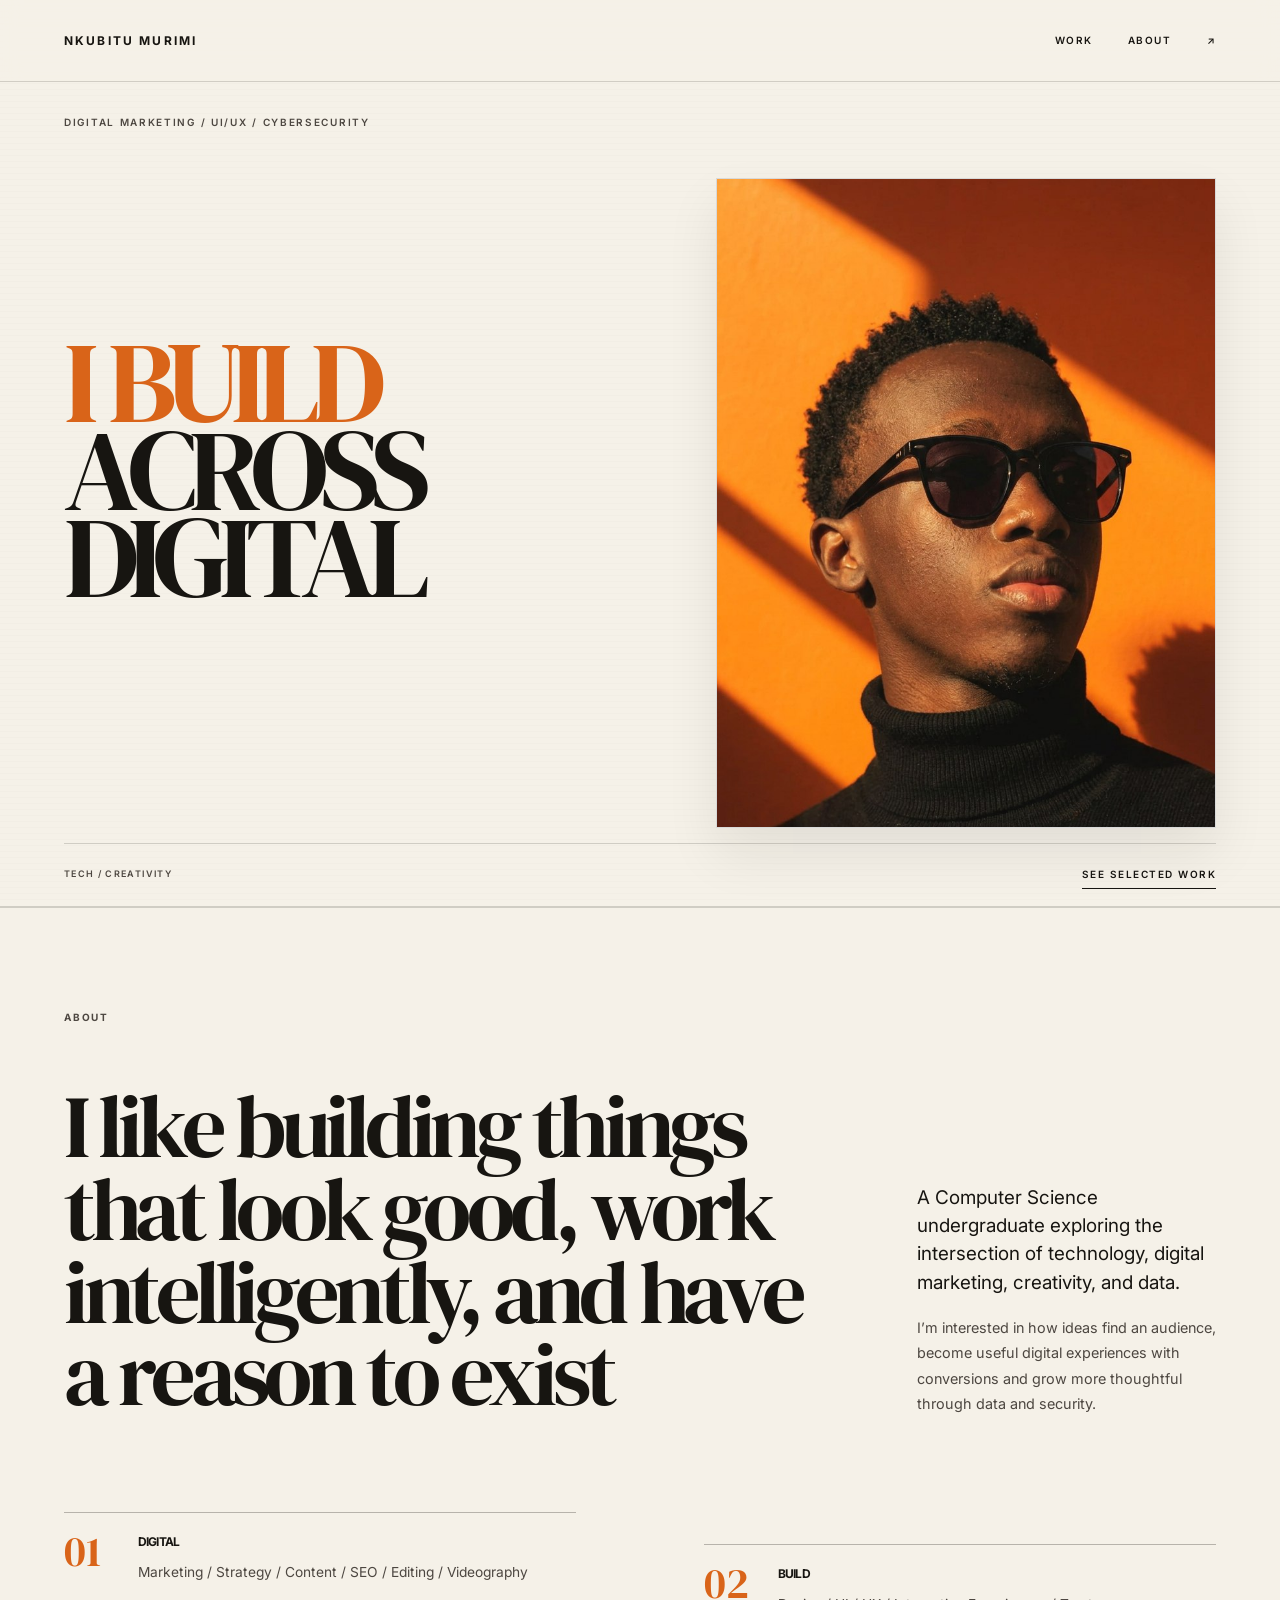
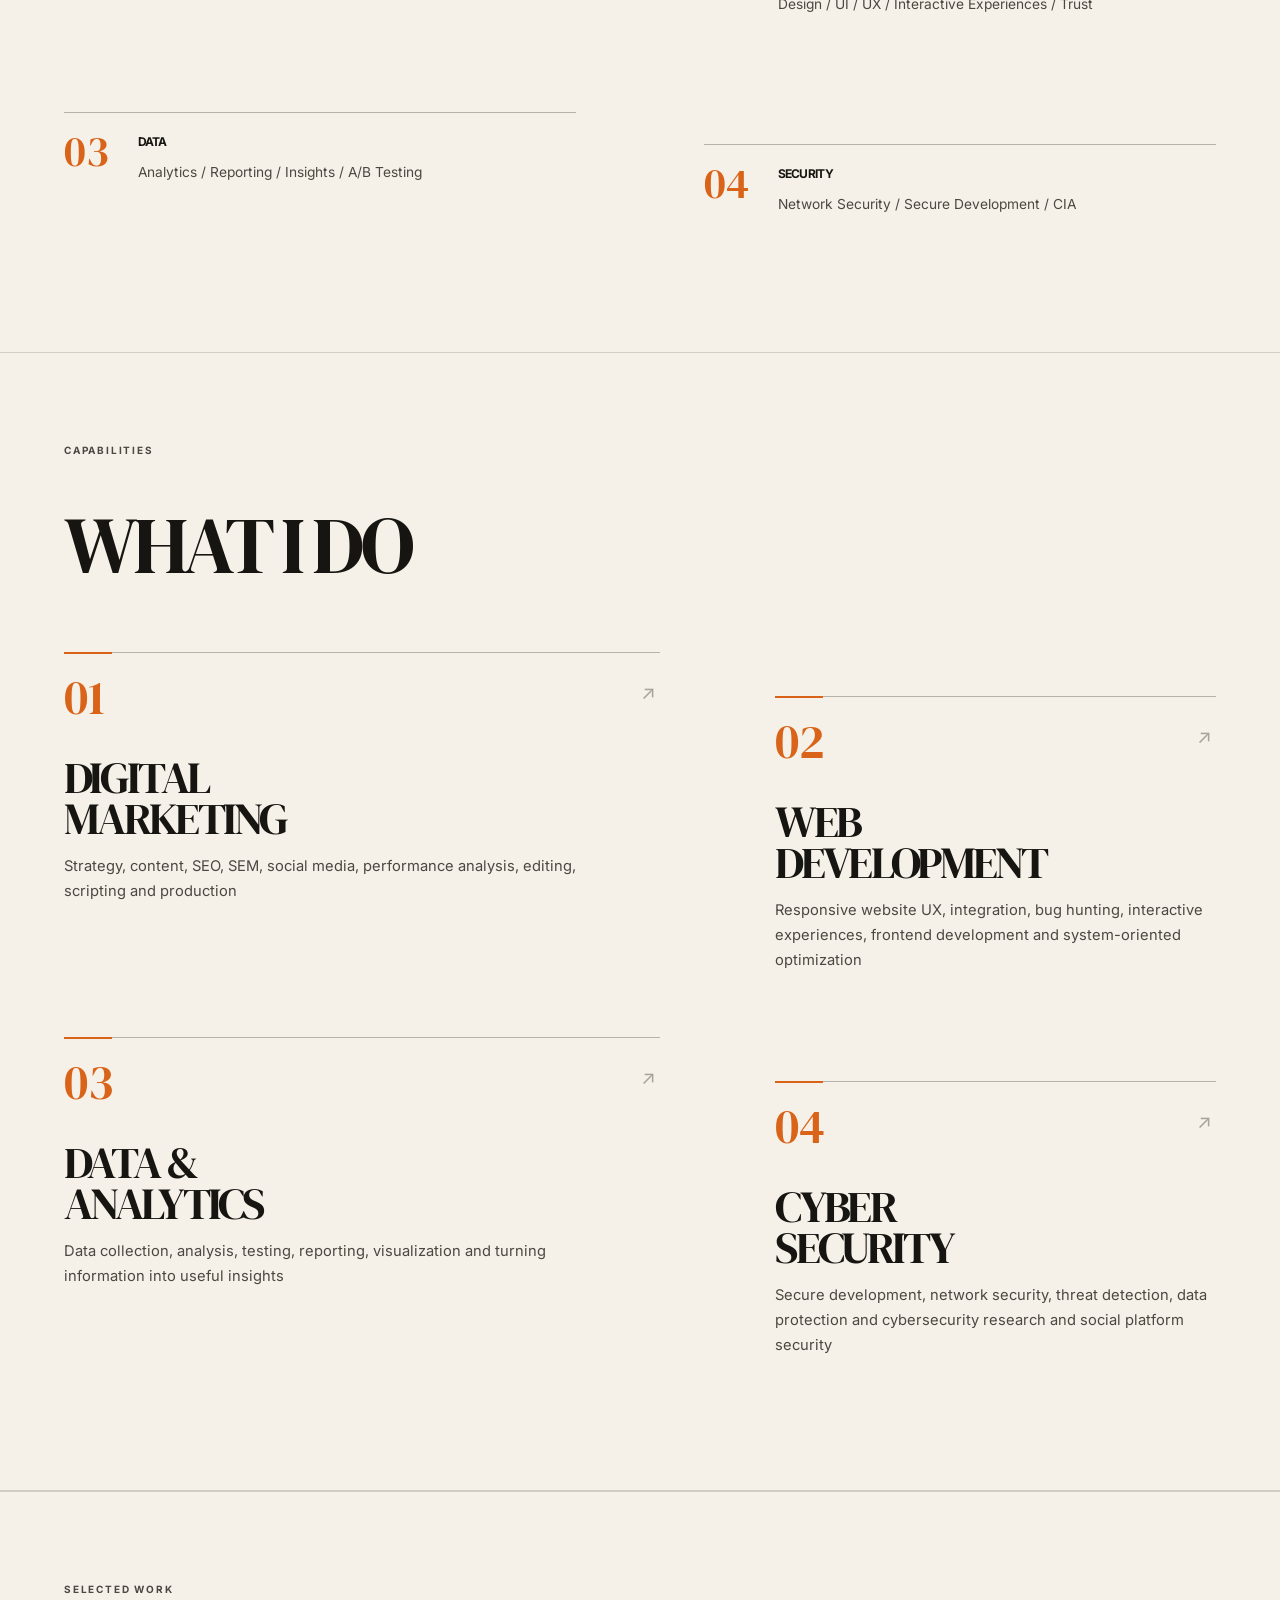
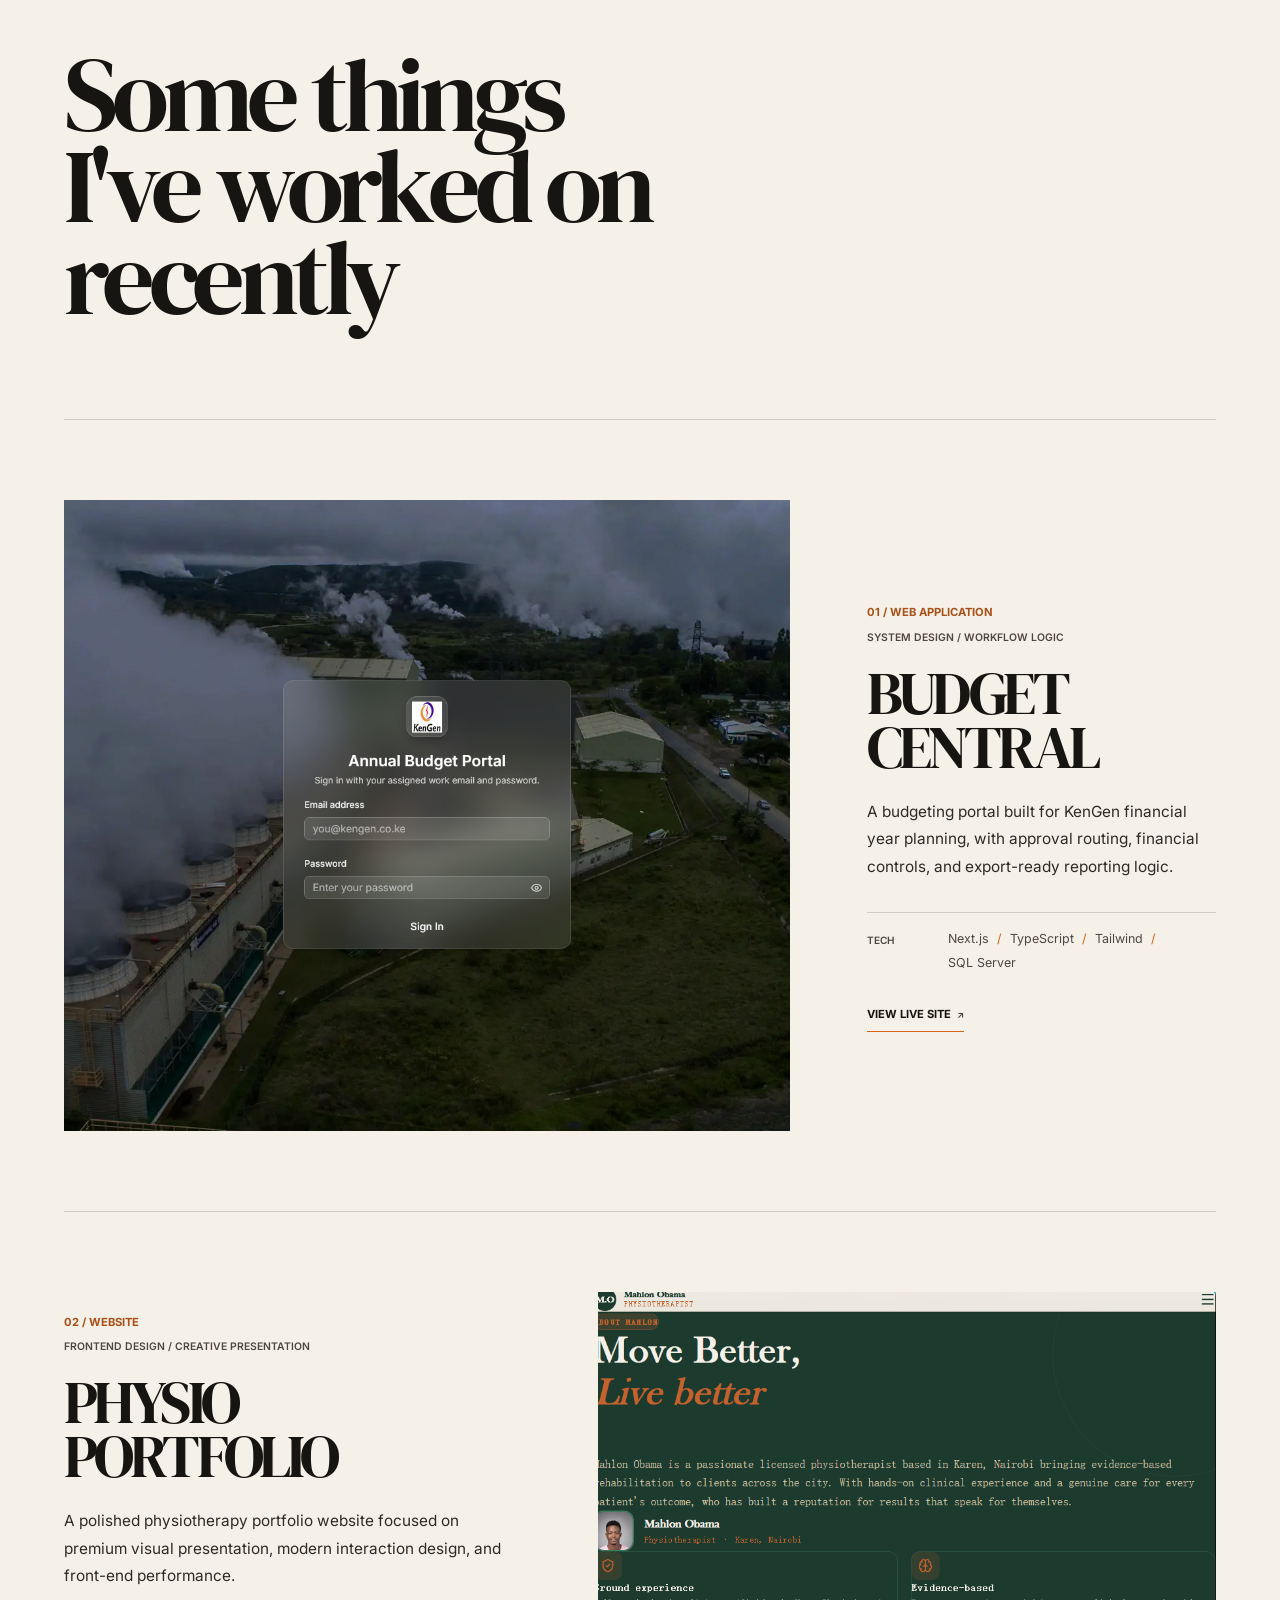
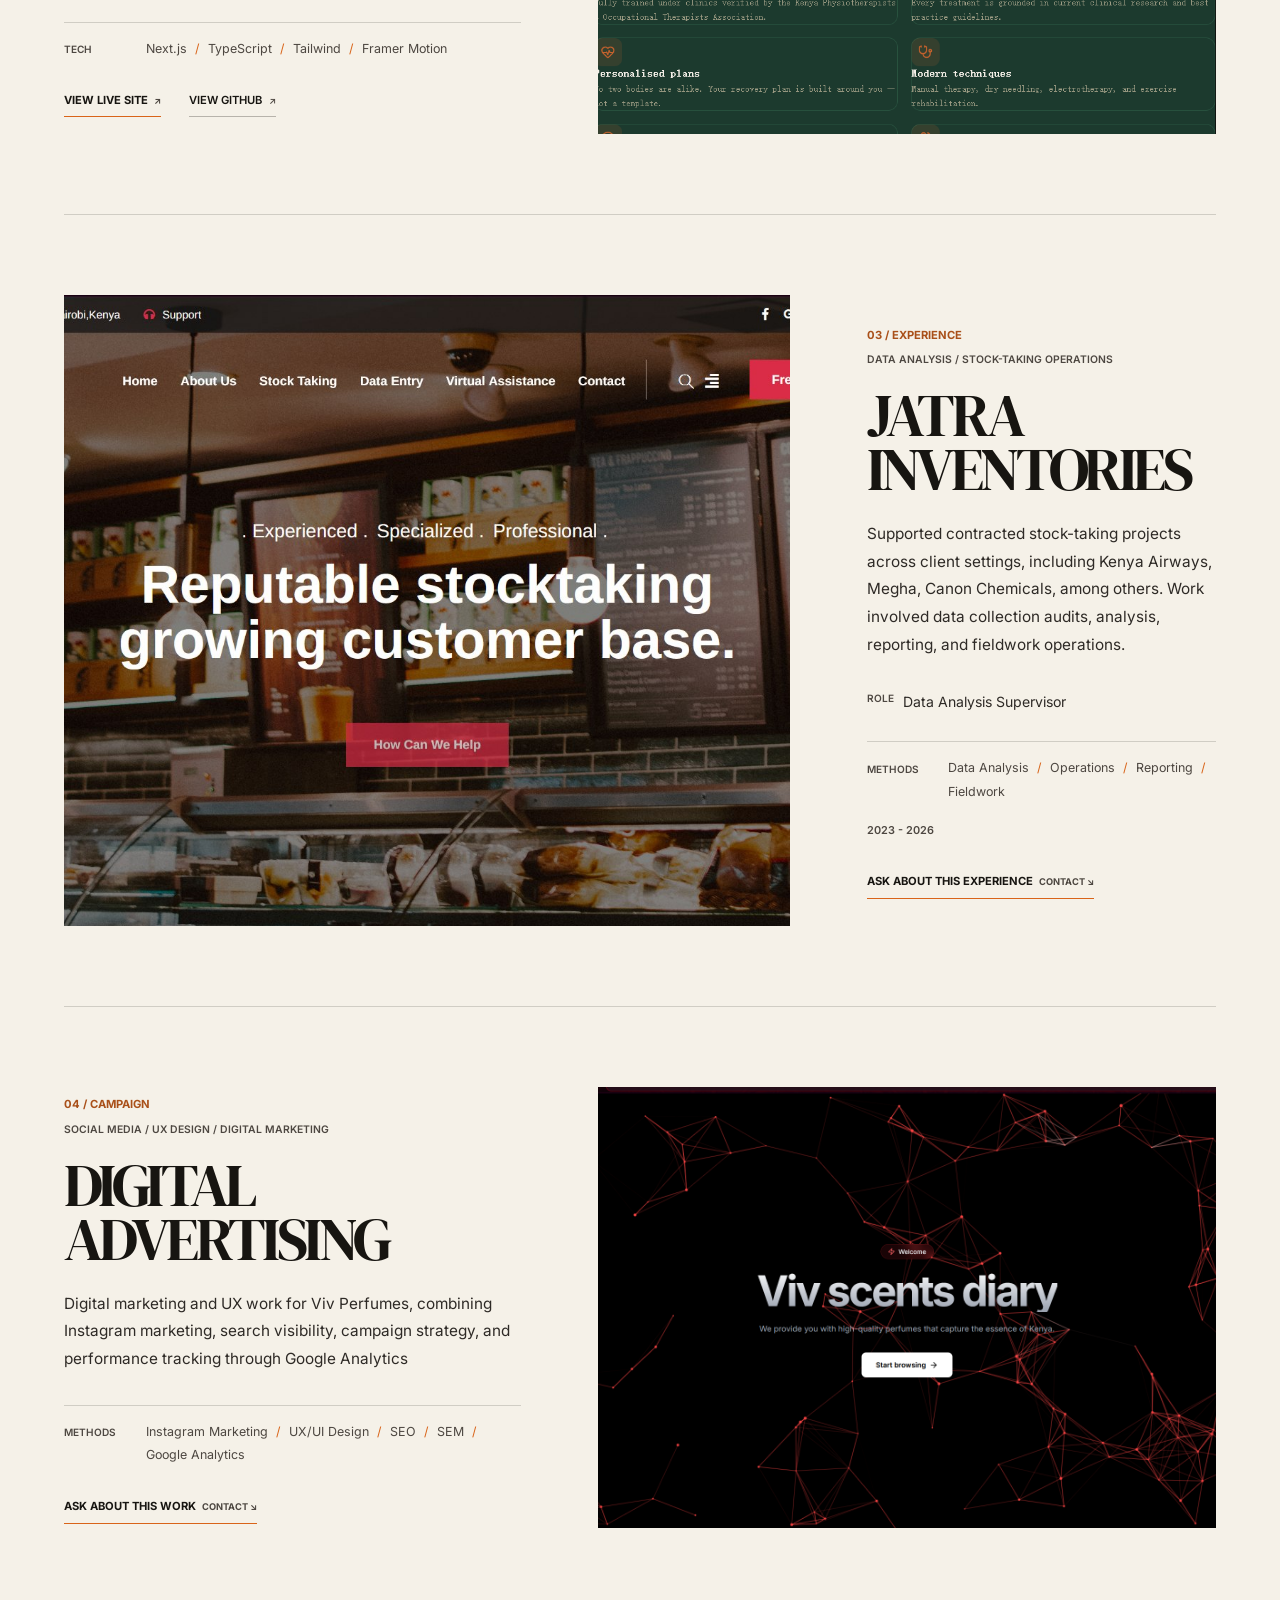
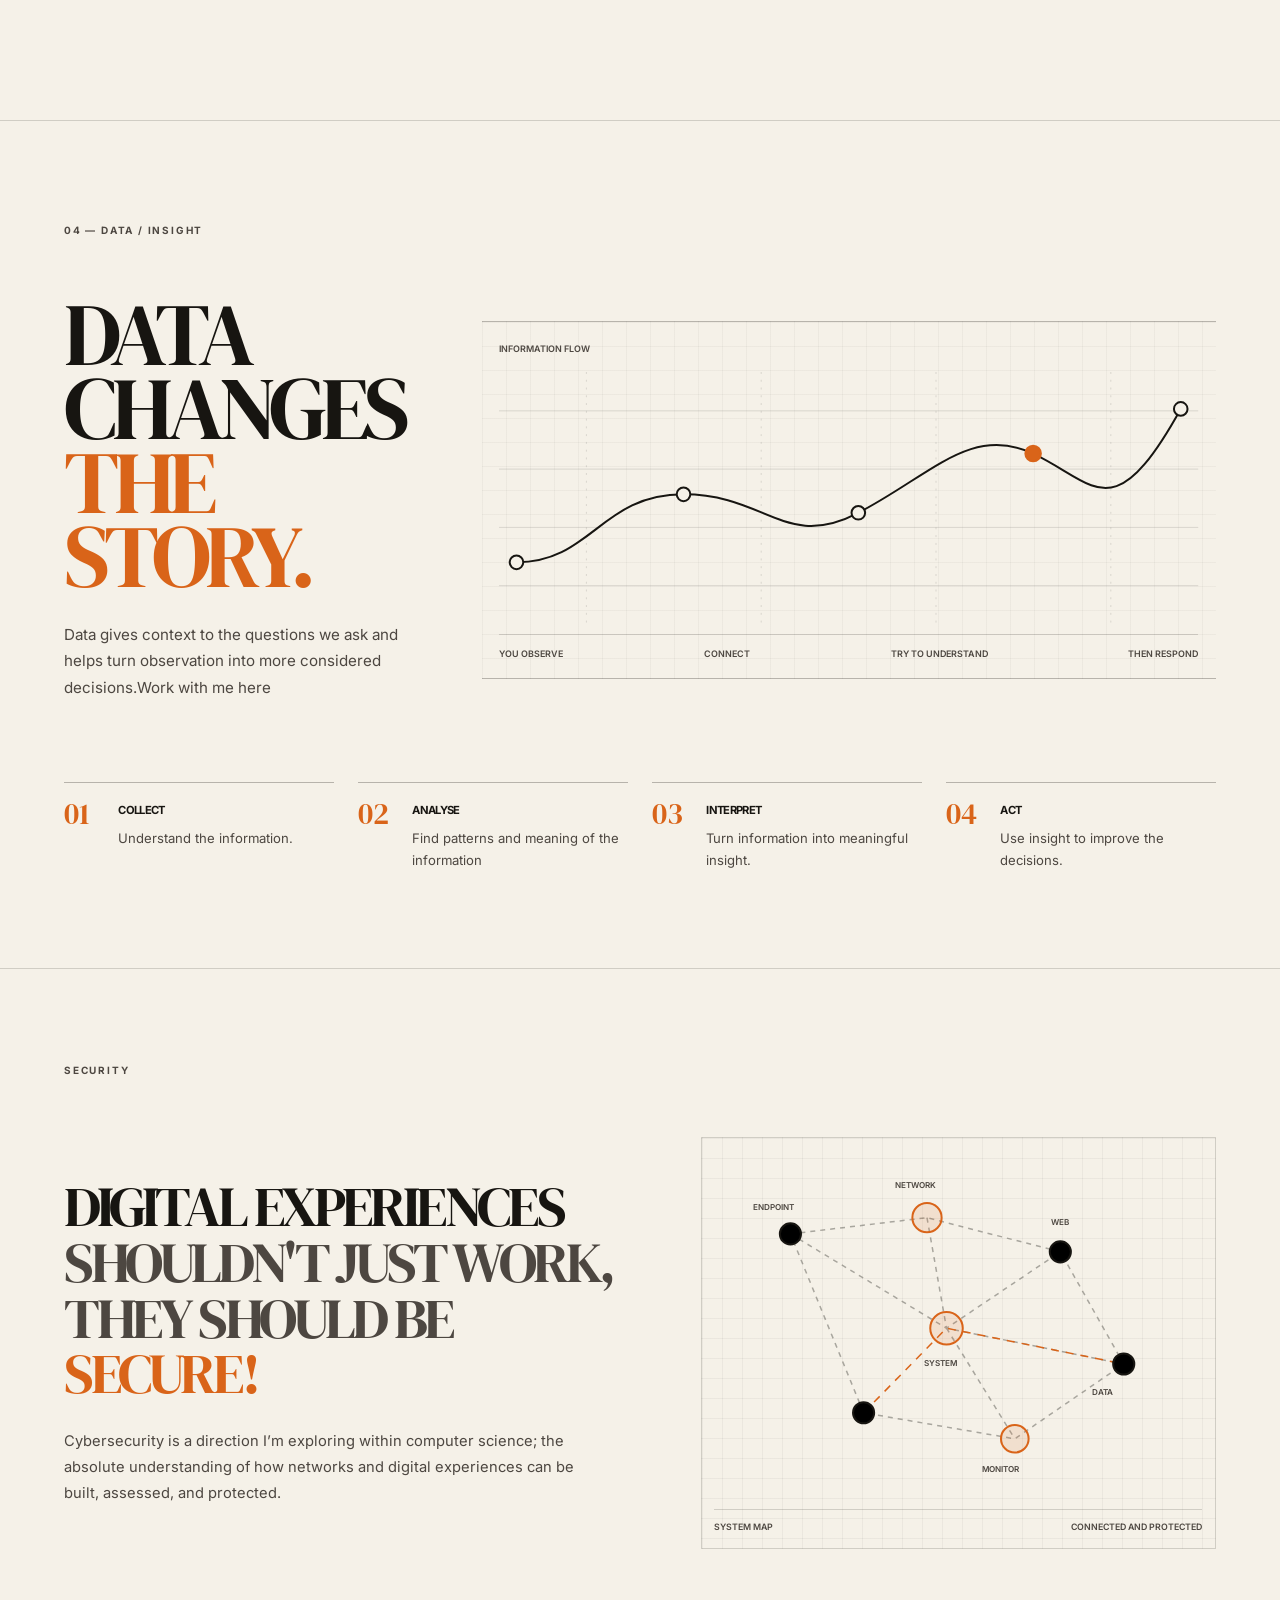
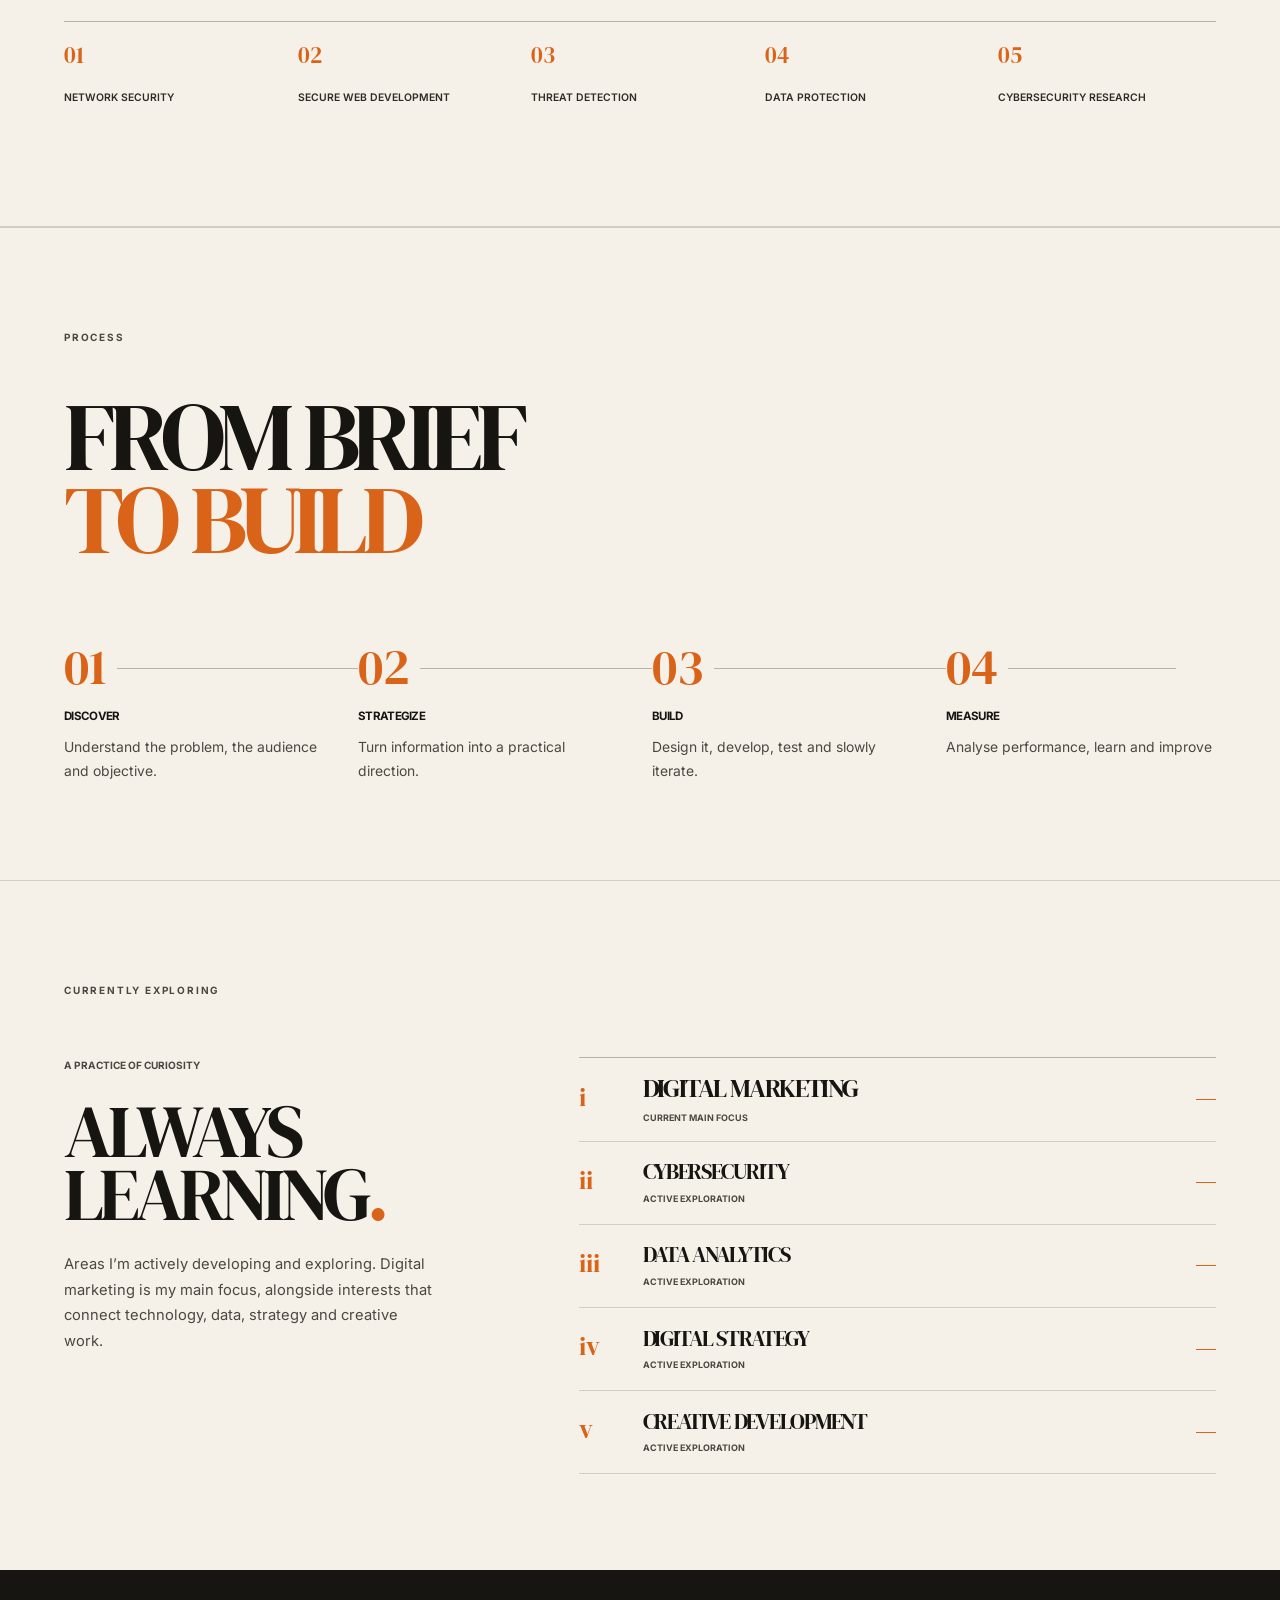
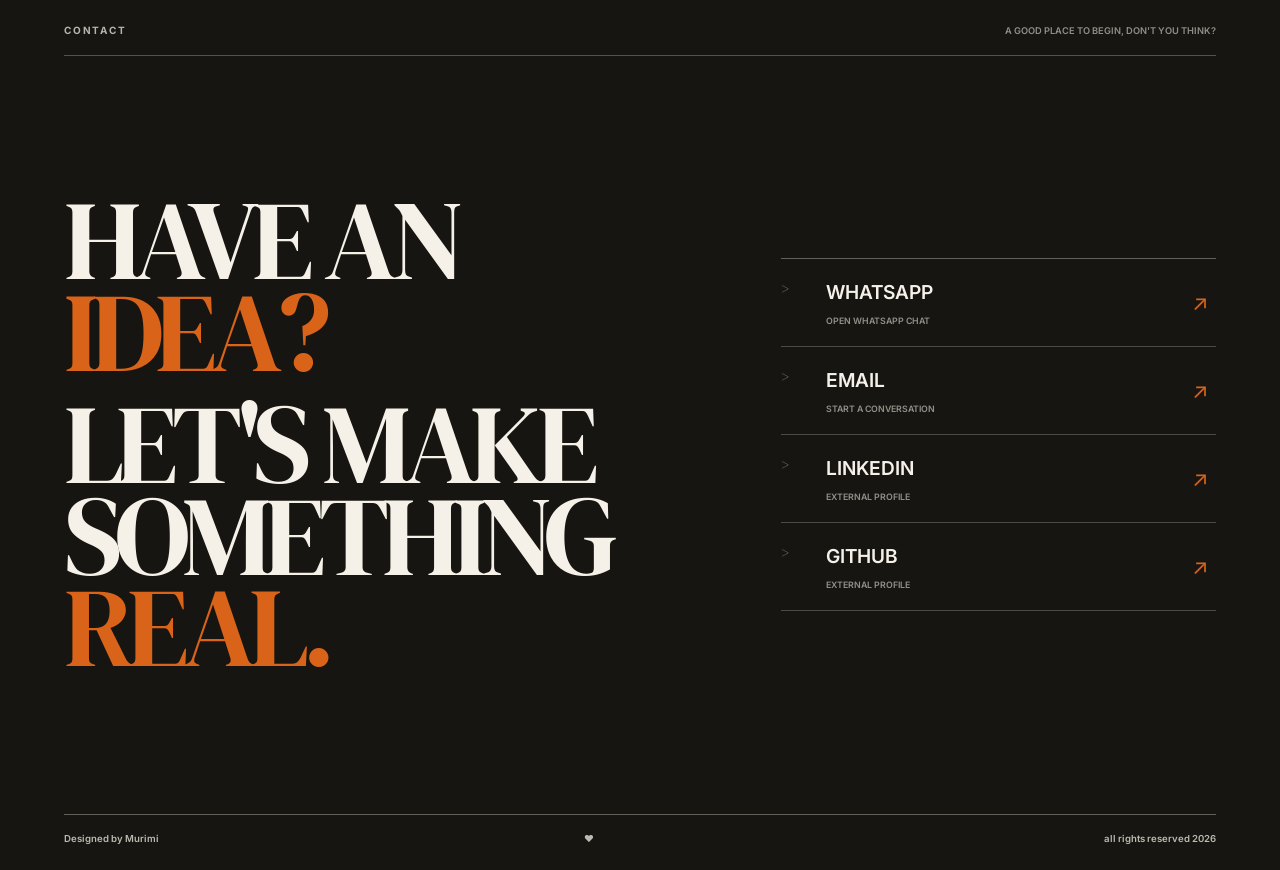
<file: index.html>
<!DOCTYPE html>
<html lang="en">
<head>
    <meta charset="UTF-8">
    <meta name="viewport" content="width=device-width, initial-scale=1.0">
    <meta name="description" content="Nkubitu Murimi is a Computer Science undergraduate working across technology, digital marketing, creative development, data analytics and cybersecurity.">

    <title>Mr Murimi portfolio</title>

    <link rel="stylesheet" href="css/style.css">
</head>

<body>
    <a class="skip-link" href="#main">Skip to content</a>

    <header class="navbar">

        <a href="index.html" class="logo">NKUBITU MURIMI</a>

        <nav aria-label="Primary navigation">
            <a href="#work">WORK</a>
            <a href="about.html">ABOUT</a>
            <a href="#contact" aria-label="Jump to contact section">↗</a>
        </nav>

    </header>


    <main id="main">

        <!-- HERO -->
<section class="hero">

    <div class="hero-meta">
        <span class="hero-label">Digital Marketing / UI/UX / Cybersecurity</span>
    </div>

    <div class="hero-content">

        <div class="hero-title">
            <h1>
                <span>I BUILD </span><br>
                 ACROSS DIGITAL
            </h1>
        </div>

        <div class="hero-visual">

            <div class="hero-image">
                <img src="assets/images/Main hero image.jpg" alt="Portrait of Nkubitu Murimi" class="hero-image-photo" width="768" height="1376" fetchpriority="high" decoding="async">
            </div>

        </div>

    </div>

    <div class="hero-footer">
        <span>Tech / Creativity</span>
        <a href="#work" class="text-link">See selected work</a>
    </div>

</section>


        <!-- ABOUT INTRO -->
        <section class="intro homepage-intro" aria-labelledby="about-statement">
            <div class="section-label"></span> ABOUT</div>

            <div class="intro-content">
                <div class="intro-lead" data-reveal>
                    <h2 class="intro-statement" id="about-statement">I like building things that look good, work intelligently, and have a reason to exist</h2>

                    <div class="intro-copy">
                        <p class="intro-identity">A Computer Science undergraduate exploring the intersection of technology, digital marketing, creativity, and data.</p>
                        <p class="intro-context">I’m interested in how ideas find an audience, become useful digital experiences with conversions and grow more thoughtful through data and security.</p>
                    </div>
                </div>

                <ol class="about-disciplines" aria-label="Areas I explore">
                    <li class="about-discipline" data-reveal>
                        <span class="discipline-number" aria-hidden="true">01</span>
                        <div>
                            <h3>DIGITAL</h3>
                            <p>Marketing / Strategy / Content / SEO / Editing / Videography</p>
                        </div>
                    </li>
                    <li class="about-discipline" data-reveal>
                        <span class="discipline-number" aria-hidden="true">02</span>
                        <div>
                            <h3>BUILD</h3>
                            <p>Design / UI / UX / Interactive Experiences / Trust</p>
                        </div>
                    </li>
                    <li class="about-discipline" data-reveal>
                        <span class="discipline-number" aria-hidden="true">03</span>
                        <div>
                            <h3>DATA</h3>
                            <p>Analytics / Reporting / Insights / A/B Testing</p>
                        </div>
                    </li>
                    <li class="about-discipline" data-reveal>
                        <span class="discipline-number" aria-hidden="true">04</span>
                        <div>
                            <h3>SECURITY</h3>
                            <p>Network Security / Secure Development / CIA</p>
                        </div>
                    </li>
                </ol>
            </div>
        </section>

        <!-- CAPABILITIES -->
        <section class="capabilities" aria-labelledby="capabilities-heading">
            <div class="section-label"></span> CAPABILITIES</div>

            <div class="capabilities-heading" data-reveal>
                <h2 id="capabilities-heading">WHAT I DO</h2>
            </div>

            <div class="capability-grid">
                <article class="capability" data-reveal>
                    <div class="capability-topline">
                        <span class="capability-number">01</span>
                        <span class="capability-mark" aria-hidden="true">↗</span>
                    </div>
                    <h3>DIGITAL<br>MARKETING</h3>
                    <p>Strategy, content, SEO, SEM, social media, performance analysis, editing, scripting and production</p>
                </article>

                <article class="capability" data-reveal>
                    <div class="capability-topline">
                        <span class="capability-number">02</span>
                        <span class="capability-mark" aria-hidden="true">↗</span>
                    </div>
                    <h3>WEB<br>DEVELOPMENT</h3>
                    <p>Responsive website UX, integration, bug hunting, interactive experiences, frontend development and system-oriented optimization</p>
                </article>

                <article class="capability" data-reveal>
                    <div class="capability-topline">
                        <span class="capability-number">03</span>
                        <span class="capability-mark" aria-hidden="true">↗</span>
                    </div>
                    <h3>DATA &amp;<br>ANALYTICS</h3>
                    <p>Data collection, analysis, testing, reporting, visualization and turning information into useful insights</p>
                </article>

                <article class="capability" data-reveal>
                    <div class="capability-topline">
                        <span class="capability-number">04</span>
                        <span class="capability-mark" aria-hidden="true">↗</span>
                    </div>
                    <h3>CYBER<br>SECURITY</h3>
                    <p>Secure development, network security, threat detection, data protection and cybersecurity research and social platform security</p>
                </article>
            </div>
        </section>

        <!-- WORK -->
        <section class="work" id="work" aria-labelledby="work-heading">
            <div class="section-label"></span> SELECTED WORK</div>

            <div class="work-heading" data-reveal>
                <h2 id="work-heading">Some things<br>I've worked on<br> recently</span></h2>
            </div>

            <div class="projects-list">
                <article class="project project--feature" data-reveal>
                    <a class="project-visual project-visual--budget" href="https://budget-planner-kgn.vercel.app/" target="_blank" rel="noreferrer" aria-label="Preview Budget Central on Vercel">
                        <img src="assets/images/Budget central.png" alt="" width="1920" height="960" loading="lazy" decoding="async">
                        <span class="project-visual-note">VISIT LIVE SITE <span aria-hidden="true">↗</span></span>
                    </a>

                    <div class="project-info">
                        <p class="project-number">01 <span aria-hidden="true">/</span> WEB APPLICATION</p>
                        <p class="project-type">SYSTEM DESIGN / WORKFLOW LOGIC</p>
                        <h3>BUDGET<br>CENTRAL</h3>
                        <p class="project-description">A budgeting portal built for KenGen financial year planning, with approval routing, financial controls, and export-ready reporting logic.</p>

                        <div class="project-meta">
                            <span class="project-meta-label">TECH</span>
                            <ul class="tags">
                                <li>Next.js</li>
                                <li>TypeScript</li>
                                <li>Tailwind</li>
                                <li>SQL Server</li>
                            </ul>
                        </div>

                        <div class="project-actions">
                            <a class="project-action" href="https://budget-planner-kgn.vercel.app/" target="_blank" rel="noreferrer">VIEW LIVE SITE <span> ↗</span></a>
                        </div>
                    </div>
                </article>

                <article class="project project--reverse project--compact" data-reveal>
                    <a class="project-visual project-visual--physio" href="https://mahlonobama.vercel.app/" target="_blank" rel="noreferrer" aria-label="Visit the Physio Portfolio website">
                        <img src="assets/images/Physio website.png" alt="" width="1920" height="952" loading="lazy" decoding="async">
                        <span class="project-visual-note">VISIT LIVE SITE <span aria-hidden="true">↗</span></span>
                    </a>

                    <div class="project-info">
                        <p class="project-number">02 <span aria-hidden="true">/</span> WEBSITE</p>
                        <p class="project-type">FRONTEND DESIGN / CREATIVE PRESENTATION</p>
                        <h3>PHYSIO<br>PORTFOLIO</h3>
                        <p class="project-description">A polished physiotherapy portfolio website focused on premium visual presentation, modern interaction design, and front-end performance.</p>

                        <div class="project-meta">
                            <span class="project-meta-label">TECH</span>
                            <ul class="tags">
                                <li>Next.js</li>
                                <li>TypeScript</li>
                                <li>Tailwind</li>
                                <li>Framer Motion</li>
                            </ul>
                        </div>

                        <div class="project-actions">
                            <a class="project-action" href="https://mahlonobama.vercel.app/" target="_blank" rel="noreferrer">VIEW LIVE SITE <span> ↗</span></a>
                            <a class="project-action project-action--secondary" href="https://github.com/Rimmie003/Physio-portfolio" target="_blank" rel="noreferrer">VIEW GITHUB <span> ↗</span></a>
                        </div>
                    </div>
                </article>

                <article class="project project--feature project--jatra" data-reveal>
                    <div class="project-visual project-visual--jatra">
                        <img src="assets/images/Jatra inventories.jpg" alt="Jatra Inventories stock-taking services website" width="1920" height="888" loading="lazy" decoding="async">
                        <span class="project-visual-note">DATA / FIELD OPERATIONS</span>
                    </div>

                    <div class="project-info">
                        <p class="project-number">03 <span aria-hidden="true">/</span> EXPERIENCE</p>
                        <p class="project-type">DATA ANALYSIS / STOCK-TAKING OPERATIONS</p>
                        <h3>JATRA<br>INVENTORIES</h3>
                        <p class="project-description">Supported contracted stock-taking projects across client settings, including Kenya Airways, Megha, Canon Chemicals, among others. Work involved data collection audits, analysis, reporting, and fieldwork operations.</p>

                        <p class="project-role"><span>ROLE</span> Data Analysis Supervisor</p>

                        <div class="project-meta">
                            <span class="project-meta-label">METHODS</span>
                            <ul class="tags">
                                <li>Data Analysis</li>
                                <li>Operations</li>
                                <li>Reporting</li>
                                <li>Fieldwork</li>
                            </ul>
                        </div>

                        <p class="project-date">2023 - 2026</p>
                        <div class="project-actions">
                            <a class="project-action" href="#contact">ASK ABOUT THIS EXPERIENCE <span>CONTACT ↘</span></a>
                        </div>
                    </div>
                </article>

                <article class="project project--reverse project--compact project--advertising" data-reveal>
                    <div class="project-visual project-visual--advertising">
                        <img src="assets/images/Websites created.png" alt="Viv Scents Diary perfume website homepage" width="1920" height="972" loading="lazy" decoding="async">
                        <span class="project-visual-note">VIV PERFUMES / DIGITAL WORK</span>
                    </div>

                    <div class="project-info">
                        <p class="project-number">04 <span aria-hidden="true">/</span> CAMPAIGN</p>
                        <p class="project-type">SOCIAL MEDIA / UX DESIGN / DIGITAL MARKETING</p>
                        <h3>DIGITAL<br>ADVERTISING</h3>
                        <p class="project-description">Digital marketing and UX work for Viv Perfumes, combining Instagram marketing, search visibility, campaign strategy, and performance tracking through Google Analytics</p>

                        <div class="project-meta">
                            <span class="project-meta-label">METHODS</span>
                            <ul class="tags">
                                <li>Instagram Marketing</li>
                                <li>UX/UI Design</li>
                                <li>SEO</li>
                                <li>SEM</li>
                                <li>Google Analytics</li>
                            </ul>
                        </div>

                        <div class="project-actions">
                            <a class="project-action" href="#contact">ASK ABOUT THIS WORK <span>CONTACT ↘</span></a>
                        </div>
                    </div>
                </article>
            </div>
        </section>

        <!-- DATA / INSIGHT -->
        <section class="data-insight" aria-labelledby="data-insight-heading">
            <div class="section-label">04 <span aria-hidden="true">—</span> DATA / INSIGHT</div>

            <div class="data-insight-layout">
                <div class="data-insight-intro" data-reveal>
                    <h2 id="data-insight-heading">DATA<br>CHANGES<br><span>THE STORY.</span></h2>
                    <p>Data gives context to the questions we ask and helps turn observation into more considered decisions.Work with me here</p>
                </div>

                <div class="data-diagram" data-reveal aria-hidden="true">
                    <div class="data-diagram-labels">
                        <span>INFORMATION FLOW</span>

                    </div>
                    <svg viewBox="0 0 720 260" preserveAspectRatio="none">
                        <path class="data-grid-line" d="M0 40H720 M0 100H720 M0 160H720 M0 220H720" />
                        <path class="data-grid-line data-grid-vertical" d="M90 0V260 M270 0V260 M450 0V260 M630 0V260" />
                        <path class="data-route" d="M18 196 C95 196 105 126 190 126 S295 184 370 145 S486 54 550 84 S632 164 702 38" />
                        <circle class="data-point" cx="18" cy="196" r="7" />
                        <circle class="data-point" cx="190" cy="126" r="7" />
                        <circle class="data-point" cx="370" cy="145" r="7" />
                        <circle class="data-point data-point--accent" cx="550" cy="84" r="8" />
                        <circle class="data-point" cx="702" cy="38" r="7" />
                    </svg>
                    <div class="data-diagram-footer"><span>YOU OBSERVE</span><span> CONNECT</span><span>TRY TO UNDERSTAND</span><span>THEN RESPOND</span></div>
                </div>
            </div>

            <ol class="data-process" aria-label="How I use data">
                <li data-reveal>
                    <span class="data-step-number">01</span>
                    <div><h3>COLLECT</h3><p>Understand the information.</p></div>
                </li>
                <li data-reveal>
                    <span class="data-step-number">02</span>
                    <div><h3>ANALYSE</h3><p>Find patterns and meaning of the information</p></div>
                </li>
                <li data-reveal>
                    <span class="data-step-number">03</span>
                    <div><h3>INTERPRET</h3><p>Turn information into meaningful insight.</p></div>
                </li>
                <li data-reveal>
                    <span class="data-step-number">04</span>
                    <div><h3>ACT</h3><p>Use insight to improve the decisions.</p></div>
                </li>
            </ol>
        </section>

        <!-- SECURITY -->
        <section class="security" aria-labelledby="security-heading">
            <div class="section-label"></span> SECURITY</div>

            <div class="security-layout">
                <div class="security-intro" data-reveal>
                    <h2 id="security-heading">DIGITAL EXPERIENCES<br><span>SHOULDN'T JUST WORK,</span><br><span class="security-subline">THEY SHOULD BE</span><br><span class="security-accent">SECURE!</span></h2>
                    <p>Cybersecurity is a direction I’m exploring within computer science; the absolute understanding of how networks and digital experiences can be built, assessed, and protected.</p>
                </div>

                <figure class="security-map" data-reveal aria-label="Abstract network diagram">
                    <svg viewBox="0 0 600 440" role="img" aria-labelledby="security-map-title">
                        <title id="security-map-title">Connected devices, web systems, and protected data</title>
                        <path class="network-link" d="M94 102L262 82L426 124L504 262L370 354L184 322L94 102M262 82L286 218L426 124M286 218L370 354M94 102L286 218L504 262" />
                        <path class="network-link network-link--accent" d="M184 322L286 218L504 262" />
                        <circle class="network-node" cx="94" cy="102" r="13" />
                        <circle class="network-node network-node--core" cx="262" cy="82" r="18" />
                        <circle class="network-node" cx="426" cy="124" r="13" />
                        <circle class="network-node network-node--core" cx="286" cy="218" r="20" />
                        <circle class="network-node" cx="504" cy="262" r="13" />
                        <circle class="network-node" cx="184" cy="322" r="13" />
                        <circle class="network-node network-node--core" cx="370" cy="354" r="17" />
                        <text x="48" y="72">ENDPOINT</text>
                        <text x="223" y="46">NETWORK</text>
                        <text x="414" y="91">WEB</text>
                        <text x="258" y="265">SYSTEM</text>
                        <text x="465" y="300">DATA</text>
                        <text x="330" y="395">MONITOR</text>
                    </svg>
                    <figcaption><span>SYSTEM MAP</span><span>CONNECTED AND PROTECTED</span></figcaption>
                </figure>
            </div>

            <ul class="security-areas" aria-label="Cybersecurity areas of interest">
                <li data-reveal><span>01</span>NETWORK SECURITY</li>
                <li data-reveal><span>02</span>SECURE WEB DEVELOPMENT</li>
                <li data-reveal><span>03</span>THREAT DETECTION</li>
                <li data-reveal><span>04</span>DATA PROTECTION</li>
                <li data-reveal><span>05</span>CYBERSECURITY RESEARCH</li>
            </ul>
        </section>

        <!-- PROCESS -->
        <section class="process-section" aria-labelledby="process-heading">
            <div class="section-label"></span> PROCESS</div>

            <div class="process-intro" data-reveal>
                <h2 id="process-heading">FROM BRIEF<br><span>TO BUILD</span></h2>
            </div>

            <ol class="process-steps" aria-label="My process">
                <li data-reveal>
                    <span class="process-number">01</span>
                    <div><h3>DISCOVER</h3><p>Understand the problem, the audience and objective.</p></div>
                </li>
                <li data-reveal>
                    <span class="process-number">02</span>
                    <div><h3>STRATEGIZE</h3><p>Turn information into a practical direction.</p></div>
                </li>
                <li data-reveal>
                    <span class="process-number">03</span>
                    <div><h3>BUILD</h3><p>Design it, develop, test and slowly iterate.</p></div>
                </li>
                <li data-reveal>
                    <span class="process-number">04</span>
                    <div><h3>MEASURE</h3><p>Analyse performance, learn and improve</p></div>
                </li>
            </ol>
        </section>

        <!-- CURRENTLY EXPLORING -->
        <section class="exploring" aria-labelledby="exploring-heading">
            <div class="section-label"></span> CURRENTLY EXPLORING</div>

            <div class="exploring-layout">
                <div class="exploring-intro" data-reveal>
                    <p class="exploring-kicker">A PRACTICE OF CURIOSITY</p>
                    <h2 id="exploring-heading">ALWAYS<br>LEARNING<span>.</span></h2>
                    <p class="exploring-copy">Areas I’m actively developing and exploring. Digital marketing is my main focus, alongside interests that connect technology, data, strategy and creative work.</p>
                    
                </div>

                <ul class="exploration-list" aria-label="Current learning and exploration areas">
                    <li data-reveal>
                        <span class="exploration-number">i</span>
                        <div><h3>DIGITAL MARKETING</h3><p>CURRENT MAIN FOCUS</p></div>
                        <span class="exploration-signal" aria-hidden="true"></span>
                    </li>
                    <li data-reveal>
                        <span class="exploration-number">ii</span>
                        <div><h3>CYBERSECURITY</h3><p>ACTIVE EXPLORATION</p></div>
                        <span class="exploration-signal" aria-hidden="true"></span>
                    </li>
                    <li data-reveal>
                        <span class="exploration-number">iii</span>
                        <div><h3>DATA ANALYTICS</h3><p>ACTIVE EXPLORATION</p></div>
                        <span class="exploration-signal" aria-hidden="true"></span>
                    </li>
                    <li data-reveal>
                        <span class="exploration-number">iv</span>
                        <div><h3>DIGITAL STRATEGY</h3><p>ACTIVE EXPLORATION</p></div>
                        <span class="exploration-signal" aria-hidden="true"></span>
                    </li>
                    <li data-reveal>
                        <span class="exploration-number">v</span>
                        <div><h3>CREATIVE DEVELOPMENT</h3><p>ACTIVE EXPLORATION</p></div>
                        <span class="exploration-signal" aria-hidden="true"></span>
                    </li>
                </ul>
            </div>
        </section>


        <!-- CONTACT -->
        <section class="contact" id="contact" aria-labelledby="contact-heading">
            <div class="contact-shell">
                <div class="contact-topline">
                    <div class="section-label"></span> CONTACT</div>
                    <span class="contact-index">A GOOD PLACE TO BEGIN, DON'T YOU THINK?</span>
                </div>

                <div class="contact-content">
                    <h2 id="contact-heading">
                        <span>HAVE AN</span>
                        <span class="contact-idea">IDEA?</span>
                        <span class="contact-prompt">LET'S MAKE</span>
                        <span>SOMETHING</span>
                        <span class="contact-emphasis">REAL.</span>
                    </h2>

                    <nav class="contact-links" aria-label="Contact links">
                        <a class="contact-link" href="https://wa.me/254705456375" target="_blank" rel="noreferrer">
                            <span class="contact-link-number">></span>
                            <span class="contact-link-copy"><span class="contact-link-title">WHATSAPP</span><span class="contact-link-note">OPEN WHATSAPP CHAT</span></span>
                            <span class="contact-link-arrow" aria-hidden="true">↗</span>
                        </a>
                        <a class="contact-link" href="mailto:nkubitumurimi@gmail.com">
                            <span class="contact-link-number">></span>
                            <span class="contact-link-copy"><span class="contact-link-title">EMAIL</span><span class="contact-link-note">START A CONVERSATION</span></span>
                            <span class="contact-link-arrow" aria-hidden="true">↗</span>
                        </a>
                        <a class="contact-link" href="https://www.linkedin.com/in/nkubitumurimi/" target="_blank" rel="noreferrer">
                            <span class="contact-link-number">></span>
                            <span class="contact-link-copy"><span class="contact-link-title">LINKEDIN</span><span class="contact-link-note">EXTERNAL PROFILE</span></span>
                            <span class="contact-link-arrow" aria-hidden="true">↗</span>
                        </a>
                        <a class="contact-link" href="https://github.com/Rimmie003" target="_blank" rel="noreferrer">
                            <span class="contact-link-number">></span>
                            <span class="contact-link-copy"><span class="contact-link-title">GITHUB</span><span class="contact-link-note">EXTERNAL PROFILE</span></span>
                            <span class="contact-link-arrow" aria-hidden="true">↗</span>
                        </a>
                    </nav>
                </div>

                <footer class="contact-footer">
                    <span>Designed by Murimi</span>
                    <span> ❤️ </span>
                    <span>all rights reserved 2026</span>
                </footer>
            </div>
        </section>

    </main>


    <script src="js/script.js"></script>

</body>
</html>
</file>
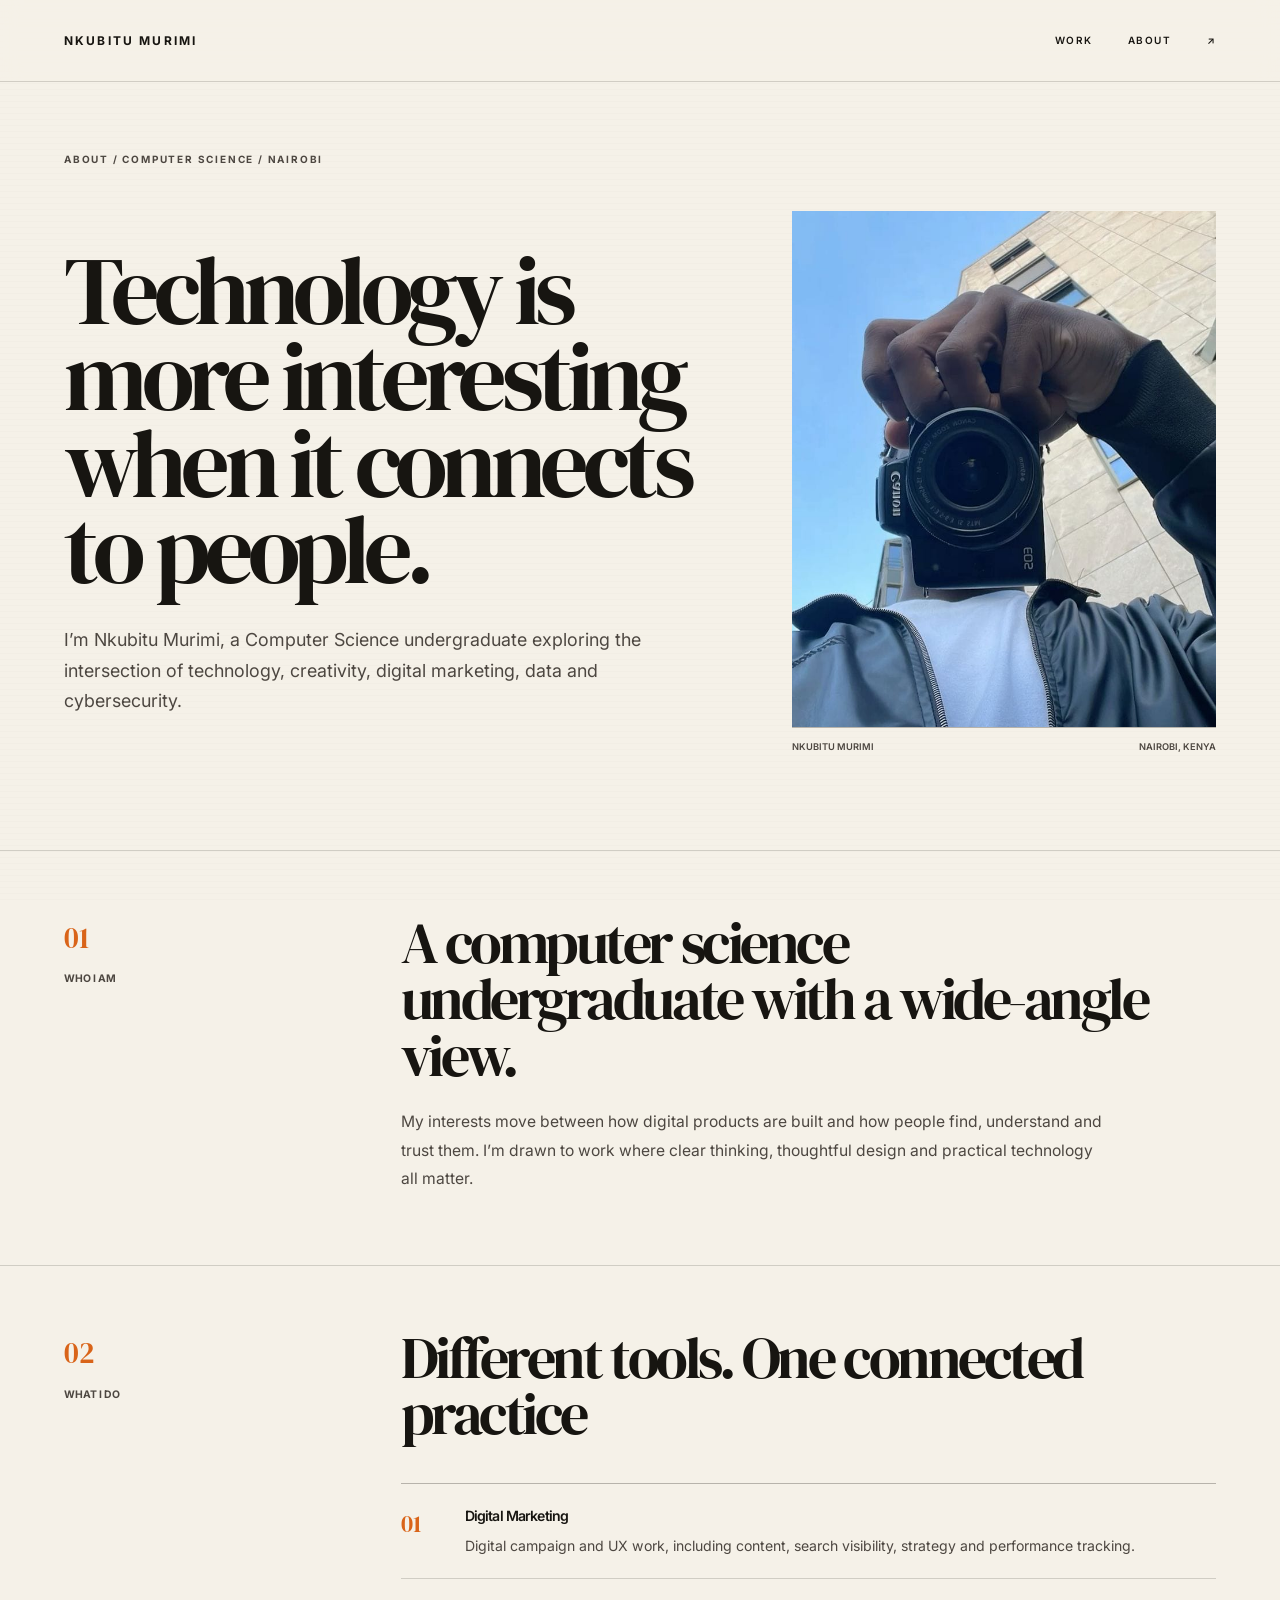
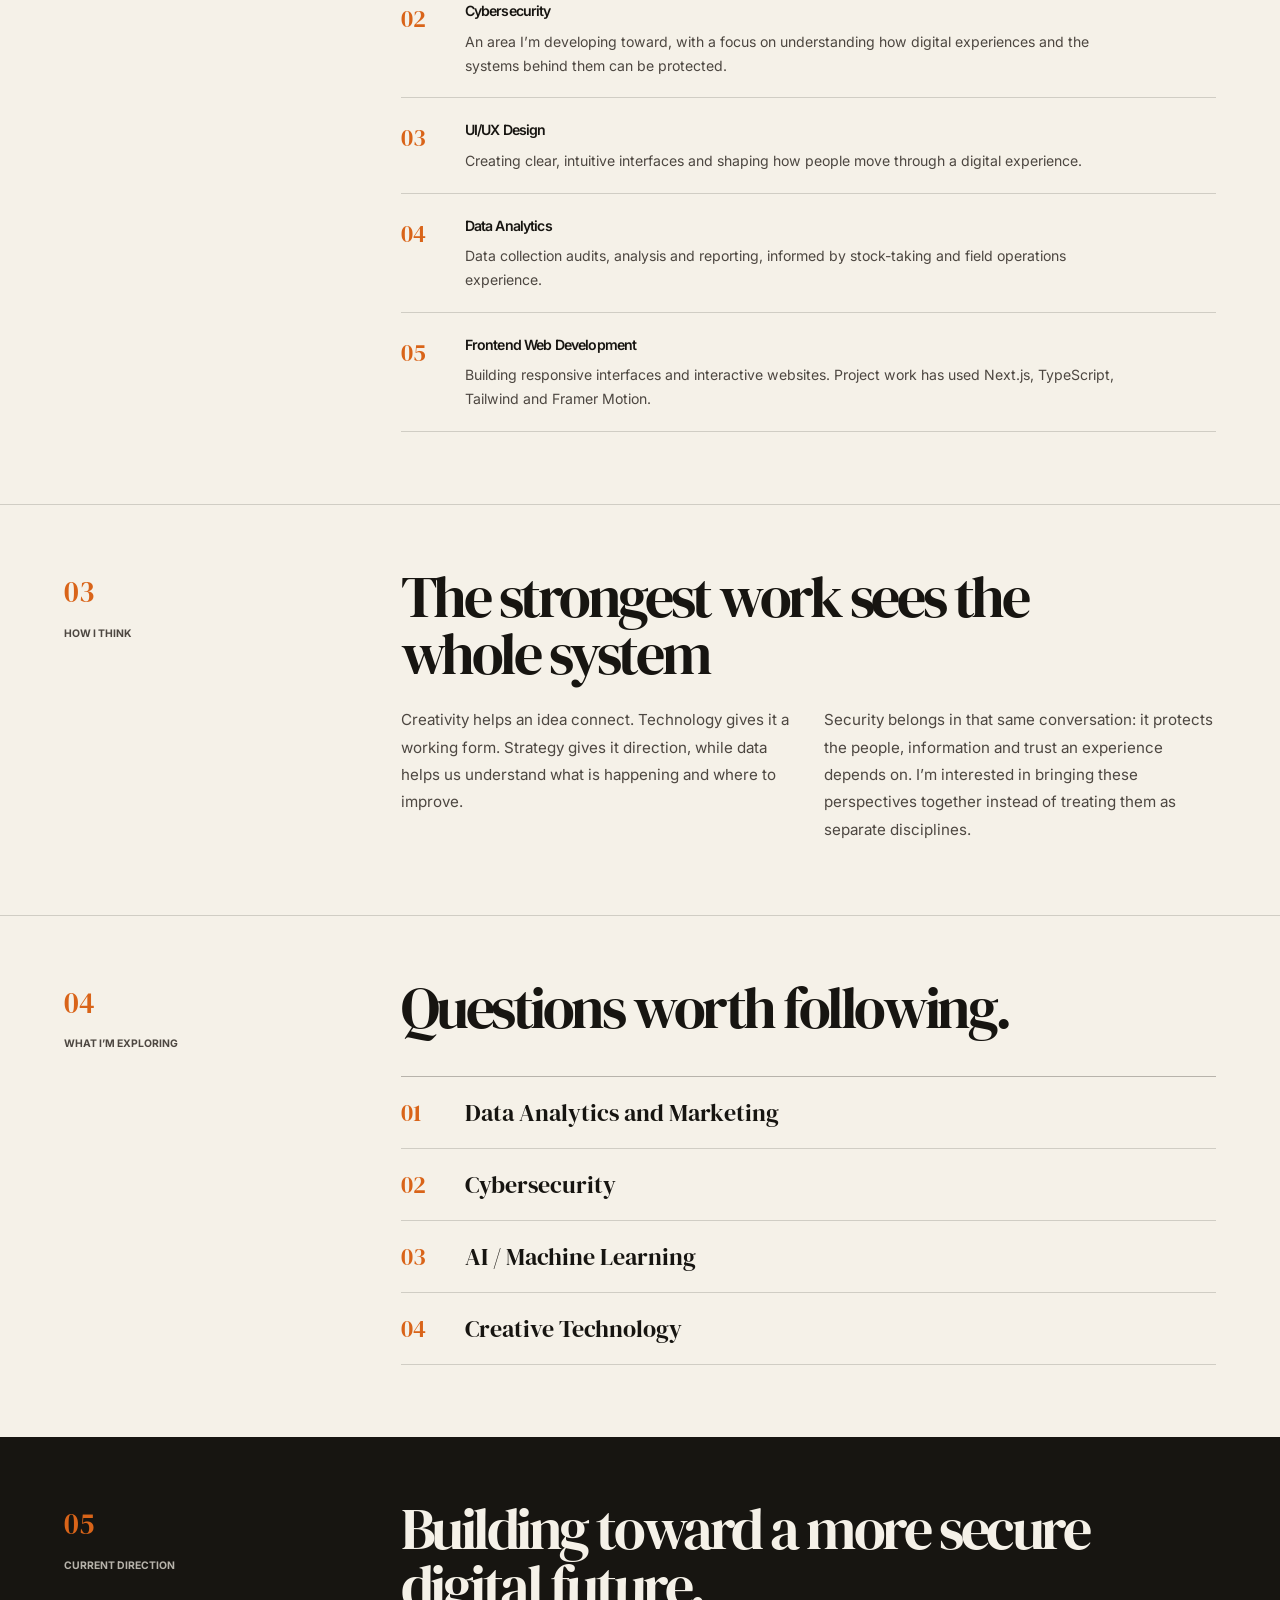
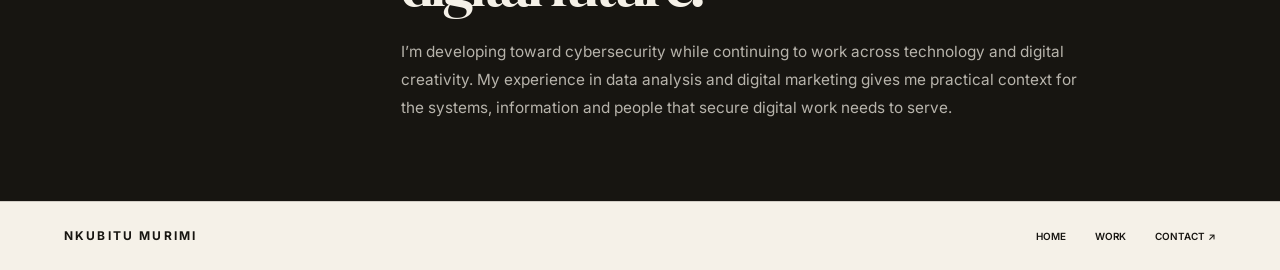
<file: about.html>
<!DOCTYPE html>
<html lang="en">
<head>
    <meta charset="UTF-8">
    <meta name="viewport" content="width=device-width, initial-scale=1.0">
    <meta name="description" content="Learn about Nkubitu Murimi, a Computer Science undergraduate working across technology, digital creativity, data, marketing and cybersecurity.">
    <title>About-Nkubitu Murimi</title>
    <link rel="stylesheet" href="css/style.css">
</head>
<body>
    <a class="skip-link" href="#main">Skip to content</a>

    <header class="navbar">
        <a href="index.html" class="logo">NKUBITU MURIMI</a>
        <nav aria-label="Primary navigation">
            <a href="index.html#work">WORK</a>
            <a href="about.html" aria-current="page">ABOUT</a>
            <a href="index.html#contact" aria-label="Jump to contact section">↗</a>
        </nav>
    </header>

    <main class="about-document" id="main">
        <header class="about-hero" aria-labelledby="about-title">
            <div class="section-label">ABOUT / COMPUTER SCIENCE / NAIROBI</div>
            <div class="about-hero-layout">
                <div class="about-hero-copy" data-reveal>
                    <h1 id="about-title">Technology is more interesting when it connects to people.</h1>
                    <p class="about-lede">I’m Nkubitu Murimi, a Computer Science undergraduate exploring the intersection of technology, creativity, digital marketing, data and cybersecurity.</p>
                </div>
                <figure class="about-portrait" data-reveal>
                    <img src="assets/images/About hero.png" alt="Portrait of Nkubitu Murimi" width="768" height="1376" fetchpriority="high" decoding="async">
                    <figcaption><span>NKUBITU MURIMI</span><span>NAIROBI, KENYA</span></figcaption>
                </figure>
            </div>
        </header>

        <section class="about-chapter" aria-labelledby="about-who-heading">
            <div class="about-chapter-label"><span>01</span><span>WHO I AM</span></div>
            <div class="about-chapter-body" data-reveal>
                <h2 id="about-who-heading">A computer science undergraduate with a wide-angle view.</h2>
                <p>My interests move between how digital products are built and how people find, understand and trust them. I’m drawn to work where clear thinking, thoughtful design and practical technology all matter.</p>
            </div>
        </section>

        <section class="about-chapter" aria-labelledby="about-do-heading">
            <div class="about-chapter-label"><span>02</span><span>WHAT I DO</span></div>
            <div class="about-chapter-body" data-reveal>
                <h2 id="about-do-heading">Different tools. One connected practice</h2>
                <ol class="about-practice-list">
                    <li><span>01</span><div><h3>Digital Marketing</h3><p>Digital campaign and UX work, including content, search visibility, strategy and performance tracking.</p></div></li>
                    <li><span>02</span><div><h3>Cybersecurity</h3><p>An area I’m developing toward, with a focus on understanding how digital experiences and the systems behind them can be protected.</p></div></li>
                    <li><span>03</span><div><h3>UI/UX Design</h3><p>Creating clear, intuitive interfaces and shaping how people move through a digital experience.</p></div></li>
                    <li><span>04</span><div><h3>Data Analytics</h3><p>Data collection audits, analysis and reporting, informed by stock-taking and field operations experience.</p></div></li>
                    <li><span>05</span><div><h3>Frontend Web Development</h3><p>Building responsive interfaces and interactive websites. Project work has used Next.js, TypeScript, Tailwind and Framer Motion.</p></div></li>
                </ol>
            </div>
        </section>

        <section class="about-chapter about-thinking" aria-labelledby="about-thinking-heading">
            <div class="about-chapter-label"><span>03</span><span>HOW I THINK</span></div>
            <div class="about-chapter-body" data-reveal>
                <h2 id="about-thinking-heading">The strongest work sees the whole system</h2>
                <div class="thinking-copy">
                    <p>Creativity helps an idea connect. Technology gives it a working form. Strategy gives it direction, while data helps us understand what is happening and where to improve.</p>
                    <p>Security belongs in that same conversation: it protects the people, information and trust an experience depends on. I’m interested in bringing these perspectives together instead of treating them as separate disciplines.</p>
                </div>
                
            </div>
        </section>

        <section class="about-chapter" aria-labelledby="about-exploring-heading">
            <div class="about-chapter-label"><span>04</span><span>WHAT I’M EXPLORING</span></div>
            <div class="about-chapter-body" data-reveal>
                <h2 id="about-exploring-heading">Questions worth following.</h2>
                <ul class="about-exploration-list">
                    <li><span>01</span>Data Analytics and Marketing</li>
                    <li><span>02</span>Cybersecurity</li>
                    <li><span>03</span>AI / Machine Learning</li>
                    <li><span>04</span>Creative Technology</li>
                </ul>
            </div>
        </section>

        <section class="about-direction" aria-labelledby="about-direction-heading">
            <div class="about-direction-inner">
                <div class="about-chapter-label" data-reveal><span>05</span><span>CURRENT DIRECTION</span></div>
                <div class="about-direction-copy" data-reveal>
                    <h2 id="about-direction-heading">Building toward a more secure digital future.</h2>
                    <p>I’m developing toward cybersecurity while continuing to work across technology and digital creativity. My experience in data analysis and digital marketing gives me practical context for the systems, information and people that secure digital work needs to serve.</p>
                </div>
            </div>
        </section>
    </main>

    <footer class="about-footer">
        <a class="logo" href="index.html">NKUBITU MURIMI</a>
        <nav aria-label="Portfolio links">
            <a href="index.html">HOME</a>
            <a href="index.html#work">WORK</a>
            <a href="index.html#contact">CONTACT <span aria-hidden="true">↗</span></a>
        </nav>
    </footer>

    <script src="js/script.js"></script>
</body>
</html>
</file>
<file: css/style.css>
@import url('https://fonts.googleapis.com/css2?family=DM+Serif+Display:ital@0;1&family=Inter:wght@400;500;600;700&display=swap');

:root {
    --paper: #f5f1e8;
    --white: #ffffff;
    --ink: #171511;
    --ink-soft: #2e2a26;
    --muted-strong: #4d4741;
    --orange: #d96419;
    --orange-text: #a95019;
    --orange-soft: rgba(217, 100, 25, 0.12);
    --border: rgba(23, 21, 17, 0.16);
    --border-strong: rgba(23, 21, 17, 0.28);
    --shadow-soft: 0 26px 50px rgba(23, 21, 17, 0.08);
    --serif: "DM Serif Display", serif;
    --sans: "Inter", sans-serif;
    --content-width: 1360px;
}

    * {
        box-sizing: border-box;
        margin: 0;
        padding: 0;
    }

    html {
        scroll-behavior: smooth;
        background: var(--paper);
    }

    body {
        background: var(--paper);
        color: var(--ink);
        font-family: var(--sans);
        font-size: 15px;
        line-height: 1.65;
        -webkit-font-smoothing: antialiased;
        text-rendering: optimizeLegibility;
    }

    body::before {
        content: "";
        position: fixed;
        inset: 0;
        background: repeating-linear-gradient(
            0deg,
            rgba(23, 21, 17, 0.012),
            rgba(23, 21, 17, 0.012) 1px,
            transparent 1px,
            transparent 6px
        );
        pointer-events: none;
        z-index: 0;
    }

    main,
    header {
        position: relative;
        z-index: 1;
    }

    img {
        max-width: 100%;
        display: block;
    }

    a {
        color: inherit;
        text-decoration: none;
    }

    a:focus-visible {
        outline: 2px solid var(--orange);
        outline-offset: 4px;
    }

    .skip-link {
        position: absolute;
        top: 0.75rem;
        left: 0.75rem;
        z-index: 30;
        padding: 0.65rem 0.9rem;
        background: var(--paper);
        color: var(--ink);
        transform: translateY(-160%);
    }

    .skip-link:focus {
        transform: translateY(0);
    }

    ::selection {
        background: var(--orange-soft);
    }

    h1, h2, h3, h4 {
        font-family: var(--serif);
        font-weight: 400;
        color: var(--ink);
        letter-spacing: -0.06em;
    }

    p {
        color: var(--ink-soft);
    }

    .text-link {
        position: relative;
        display: inline-flex;
        align-items: center;
        gap: 0.45rem;
        font-size: 10px;
        letter-spacing: 0.15em;
        font-weight: 600;
        text-transform: uppercase;
        color: var(--ink);
        transition: color 160ms ease;
    }

    .text-link::after {
        content: "";
        position: absolute;
        left: 0;
        bottom: -0.4rem;
        width: 100%;
        height: 1px;
        background: currentColor;
        transform: scaleX(1);
        transform-origin: left;
        transition: transform 160ms ease;
    }

    .text-link:hover,
    .text-link:focus-visible {
        color: var(--orange);
    }

    .text-link:hover::after,
    .text-link:focus-visible::after {
        transform: scaleX(0.7);
    }

    .navbar {
        position: sticky;
        top: 0;
        z-index: 20;
        display: flex;
        align-items: center;
        justify-content: space-between;
        height: 82px;
        padding: 0 5vw;
        background: rgba(245, 241, 232, 0.88);
        backdrop-filter: blur(10px);
        -webkit-backdrop-filter: blur(10px);
        border-bottom: 1px solid var(--border);
    }

    .logo {
        font-size: 12px;
        font-weight: 700;
        letter-spacing: 0.18em;
        text-transform: uppercase;
    }

    .navbar nav {
        display: flex;
        align-items: center;
        gap: 2.2rem;
    }

    .navbar nav a {
        position: relative;
        font-size: 10px;
        font-weight: 600;
        letter-spacing: 0.15em;
        text-transform: uppercase;
        transition: color 160ms ease;
    }

    .navbar nav a::after {
        content: "";
        position: absolute;
        left: 0;
        bottom: -0.5rem;
        width: 100%;
        height: 1px;
        background: currentColor;
        transform: scaleX(0);
        transform-origin: left;
        transition: transform 160ms ease;
    }

    .navbar nav a:hover,
    .navbar nav a:focus-visible {
        color: var(--orange);
    }

    .navbar nav a:hover::after,
    .navbar nav a:focus-visible::after {
        transform: scaleX(1);
    }

    section {
        padding: 6rem 5vw;
    }

    .section-label {
        display: inline-block;
        font-size: 10px;
        font-weight: 700;
        letter-spacing: 0.18em;
        text-transform: uppercase;
        color: var(--muted-strong);
    }

    .hero,
    .intro,
    .work {
        max-width: var(--content-width);
        margin: 0 auto;
    }

    .hero {
        min-height: calc(100vh - 82px);
        display: flex;
        flex-direction: column;
        justify-content: space-between;
        padding-top: 2rem;
        padding-bottom: 1.5rem;
        border-bottom: 1px solid var(--border);
    }

    .hero-meta {
        display: flex;
        align-items: center;
        justify-content: space-between;
        gap: 2rem;
        margin-bottom: 2rem;
    }

    .hero-label {
        display: inline-block;
        max-width: 760px;
        font-size: 10px;
        font-weight: 600;
        letter-spacing: 0.17em;
        text-transform: uppercase;
        color: var(--muted-strong);
    }

    .hero-content {
        display: grid;
        grid-template-columns: minmax(0, 0.9fr) minmax(490px, 1.1fr);
        align-items: center;
        gap: clamp(2rem, 5vw, 5rem);
        min-height: 68vh;
        position: relative;
    }

    .hero-title {
        position: relative;
        z-index: 2;
        transform: translateY(-2rem);
    }

    .hero h1 {
        font-size: clamp(72px, 9vw, 172px);
        line-height: 0.76;
        letter-spacing: -0.07em;
        text-transform: none;
        max-width: 620px;
    }

    .hero h1 span {
        color: var(--orange);
    }

    .hero-visual {
        position: relative;
        height: 680px;
        display: flex;
        align-items: center;
        justify-content: flex-end;
    }

    .hero-image {
        position: relative;
        z-index: 2;
        width: min(100%, 500px);
        height: 650px;
        background: var(--white);
        border: 1px solid var(--border);
        box-shadow: var(--shadow-soft);
        overflow: hidden;
    }

    .hero-image-photo {
        width: 100%;
        height: 100%;
        display: block;
        object-fit: cover;
        object-position: center 42%;
    }

    .hero-footer {
        display: flex;
        align-items: center;
        justify-content: space-between;
        gap: 1.5rem;
        padding-top: 1.4rem;
        border-top: 1px solid var(--border);
        font-size: 9px;
        font-weight: 600;
        letter-spacing: 0.15em;
        text-transform: uppercase;
        color: var(--muted-strong);
    }

    .intro {
        display: block;
        padding-top: 5.25rem;
        padding-bottom: 5.25rem;
        border-top: 1px solid var(--border);
    }

    .intro-content {
        margin-top: 3rem;
    }

    .homepage-intro {
        padding-top: 6rem;
        padding-bottom: 6rem;
    }

    .homepage-intro .intro-content {
        margin-top: 3.5rem;
    }

    .intro-lead {
        display: grid;
        grid-template-columns: minmax(0, 1.45fr) minmax(250px, 0.55fr);
        align-items: end;
        gap: 4rem;
    }

    .intro-statement {
        max-width: 900px;
        font-size: 5.5rem;
        line-height: 0.94;
        font-weight: 400;
    }

    .intro-identity {
        color: var(--ink);
        font-size: 1.18rem;
        line-height: 1.5;
    }

    .intro-context {
        margin-top: 1.15rem;
        color: var(--muted-strong);
        font-size: 0.9rem;
        line-height: 1.75;
    }

    .about-disciplines {
        display: grid;
        grid-template-columns: repeat(2, minmax(0, 1fr));
        gap: 3.5rem 10vw;
        margin: 6rem 0 0;
        padding: 0;
        list-style: none;
    }

    .about-discipline {
        display: grid;
        grid-template-columns: 3.5rem minmax(0, 1fr);
        align-items: start;
        gap: 1.1rem;
        min-height: 7rem;
        padding-top: 1rem;
        border-top: 1px solid var(--border-strong);
    }

    .about-discipline:nth-child(even) {
        margin-top: 2rem;
    }

    .discipline-number {
        color: var(--orange);
        font-family: var(--serif);
        font-size: 2.7rem;
        line-height: 1;
    }

    .about-discipline h3 {
        margin: 0.2rem 0 0.55rem;
        font-family: var(--sans);
        font-size: 0.75rem;
        font-weight: 700;
    }

    .about-discipline p {
        color: var(--muted-strong);
        font-size: 0.86rem;
        line-height: 1.65;
    }

    .homepage-intro.is-reveal-ready [data-reveal] {
        opacity: 0;
        transform: translateY(16px);
        transition: opacity 650ms ease, transform 650ms ease;
    }

    .homepage-intro.is-reveal-ready [data-reveal].is-visible {
        opacity: 1;
        transform: translateY(0);
    }

    .homepage-intro.is-reveal-ready [data-reveal]:focus-within,
    .capabilities.is-reveal-ready [data-reveal]:focus-within,
    .work.is-reveal-ready [data-reveal]:focus-within,
    .data-insight.is-reveal-ready [data-reveal]:focus-within,
    .security.is-reveal-ready [data-reveal]:focus-within,
    .process-section.is-reveal-ready [data-reveal]:focus-within,
    .exploring.is-reveal-ready [data-reveal]:focus-within,
    .about-document.is-reveal-ready [data-reveal]:focus-within {
        opacity: 1;
        transform: none;
        transition: none;
    }

    .about-disciplines [data-reveal]:nth-child(2) {
        transition-delay: 80ms;
    }

    .about-disciplines [data-reveal]:nth-child(3) {
        transition-delay: 160ms;
    }

    .about-disciplines [data-reveal]:nth-child(4) {
        transition-delay: 240ms;
    }

    .capabilities {
        max-width: var(--content-width);
        margin: 0 auto;
        padding: 5.25rem 5vw 6.5rem;
        border-top: 1px solid var(--border);
        border-bottom: 1px solid var(--border);
    }

    .capabilities-heading {
        margin: 3rem 0 4.5rem;
    }

    .capabilities-heading h2 {
        max-width: 900px;
        font-size: 5rem;
        line-height: 0.88;
        font-weight: 400;
    }

    .capability-grid {
        display: grid;
        grid-template-columns: minmax(0, 1.15fr) minmax(0, 0.85fr);
        gap: 2.25rem 9vw;
        align-items: start;
    }

    .capability {
        position: relative;
        min-height: 19rem;
        padding: 1.25rem 0 1.75rem;
        border-top: 1px solid var(--border-strong);
        transition: transform 260ms ease;
    }

    .capability::before {
        position: absolute;
        top: -1px;
        left: 0;
        width: 3rem;
        height: 2px;
        background: var(--orange);
        content: "";
        transition: width 300ms ease;
    }

    .capability:nth-child(even) {
        margin-top: 2.75rem;
    }

    .capability-topline {
        display: flex;
        align-items: flex-start;
        justify-content: space-between;
        min-height: 4rem;
    }

    .capability-number {
        color: var(--orange);
        font-family: var(--serif);
        font-size: 3rem;
        line-height: 1;
        transition: transform 260ms ease;
    }

    .capability-mark {
        color: var(--muted-strong);
        font-size: 1.2rem;
        opacity: 0.45;
        transform: translate(-0.25rem, 0.25rem);
        transition: color 260ms ease, opacity 260ms ease, transform 260ms ease;
    }

    .capability h3 {
        margin: 1.25rem 0 0.9rem;
        font-size: 2.8rem;
        line-height: 0.92;
        font-weight: 400;
    }

    .capability p {
        max-width: 34rem;
        color: var(--muted-strong);
        font-size: 0.92rem;
        line-height: 1.7;
    }

    .capability:hover,
    .capability:focus-within {
        transform: translateY(-4px);
    }

    .capability:hover::before,
    .capability:focus-within::before {
        width: 100%;
    }

    .capability:hover .capability-number,
    .capability:focus-within .capability-number {
        transform: translateX(0.25rem);
    }

    .capability:hover .capability-mark,
    .capability:focus-within .capability-mark {
        color: var(--orange);
        opacity: 1;
        transform: translate(0, 0);
    }

    .capabilities.is-reveal-ready [data-reveal] {
        opacity: 0;
        transform: translateY(16px);
        transition: opacity 650ms ease, transform 650ms ease;
    }

    .capabilities.is-reveal-ready [data-reveal].is-visible {
        opacity: 1;
        transform: translateY(0);
    }

    .capability-grid [data-reveal]:nth-child(2) {
        transition-delay: 80ms;
    }

    .capability-grid [data-reveal]:nth-child(3) {
        transition-delay: 160ms;
    }

    .capability-grid [data-reveal]:nth-child(4) {
        transition-delay: 240ms;
    }

    .contact h2 em {
        color: var(--orange);
        font-style: normal;
    }

    .work {
        padding-top: 5.25rem;
        padding-bottom: 7rem;
        border-top: 1px solid var(--border);
    }

    .work-heading {
        margin: 3rem 0 6rem;
    }

    .work-heading h2 {
        max-width: 950px;
        font-size: 6.5rem;
        line-height: 0.88;
        font-weight: 400;
    }

    .work-heading h2 span {
        color: var(--orange);
    }

    .project {
        display: grid;
        grid-template-columns: minmax(0, 1.2fr) minmax(300px, 0.8fr);
        gap: 6vw;
        align-items: center;
        padding: 5rem 0;
        border-top: 1px solid var(--border);
    }

    .project--feature {
        grid-template-columns: minmax(0, 1.35fr) minmax(280px, 0.65fr);
    }

    .project--reverse {
        grid-template-columns: minmax(280px, 0.85fr) minmax(0, 1.15fr);
    }

    .project--reverse .project-visual {
        order: 2;
    }

    .project--reverse .project-info {
        order: 1;
    }

    .project-visual {
        position: relative;
        display: block;
        width: 100%;
        min-width: 0;
        aspect-ratio: 1.3;
        overflow: hidden;
        background: var(--paper-deep);
        color: var(--paper);
    }

    .project--feature .project-visual {
        min-height: 500px;
        aspect-ratio: 1.15;
    }

    .project--compact .project-visual {
        min-height: 390px;
        aspect-ratio: 1.4;
    }

    .project-visual img {
        position: absolute;
        inset: 0;
        width: 100%;
        height: 100%;
        object-fit: cover;
        transition: transform 700ms cubic-bezier(0.2, 0.65, 0.3, 1);
    }

    .project-visual--budget img,
    .project-visual--physio img {
        object-position: center top;
    }

    .project-visual--jatra img,
    .project-visual--advertising img {
        object-position: center center;
    }

    .project-visual-note {
        position: absolute;
        right: 1rem;
        bottom: 1rem;
        padding: 0.7rem 0.85rem;
        background: var(--ink);
        color: var(--paper);
        font-size: 0.65rem;
        font-weight: 600;
        opacity: 0;
        transform: translateY(0.4rem);
        transition: opacity 220ms ease, transform 220ms ease;
    }

    .project-visual:hover img,
    .project-visual:focus-visible img {
        transform: scale(1.035) translateY(-0.35rem);
    }

    .project-visual:hover .project-visual-note,
    .project-visual:focus-visible .project-visual-note {
        opacity: 1;
        transform: translateY(0);
    }

    .project-visual[href] {
        cursor: pointer;
    }

    .project-info {
        align-self: center;
        min-width: 0;
        max-width: 500px;
    }

    .project-number {
        display: inline-block;
        margin: 0 0 0.5rem;
        color: var(--orange-text);
        font-size: 0.7rem;
        font-weight: 700;
        text-transform: uppercase;
    }

    .project-type {
        color: var(--muted-strong);
        font-size: 0.65rem;
        font-weight: 600;
        line-height: 1.6;
        text-transform: uppercase;
    }

    .project h3 {
        margin: 1.2rem 0 1rem;
        font-size: 3.75rem;
        line-height: 0.9;
        font-weight: 400;
    }

    .project-description {
        margin: 1.5rem 0 2rem;
        color: var(--ink-soft);
        font-size: 0.96rem;
        line-height: 1.8;
    }

    .project-role {
        display: flex;
        flex-wrap: wrap;
        gap: 0.6rem;
        margin: 1.5rem 0 0;
        color: var(--ink-soft);
        font-size: 0.88rem;
    }

    .project-role span,
    .project-meta-label {
        color: var(--muted-strong);
        font-size: 0.63rem;
        font-weight: 600;
        text-transform: uppercase;
    }

    .project-meta {
        display: grid;
        grid-template-columns: 4.5rem minmax(0, 1fr);
        gap: 0.6rem;
        margin-top: 1.75rem;
        padding-top: 1rem;
        border-top: 1px solid var(--border);
    }

    .project-meta-label {
        padding-top: 0.15rem;
    }

    .tags {
        display: flex;
        flex-wrap: wrap;
        gap: 0.25rem 0.5rem;
        margin: 0;
        padding: 0;
        list-style: none;
    }

    .tags li {
        color: var(--muted-strong);
        font-size: 0.78rem;
        line-height: 1.6;
    }

    .tags li:not(:last-child)::after {
        margin-left: 0.5rem;
        color: var(--orange);
        content: "/";
    }

    .project-date {
        margin-top: 1.25rem;
        color: var(--muted-strong);
        font-size: 0.68rem;
        font-weight: 600;
    }

    .project-actions {
        display: flex;
        flex-wrap: wrap;
        gap: 0.75rem 1.75rem;
        margin-top: 2rem;
    }

    .project-action {
        display: inline-flex;
        flex-wrap: wrap;
        align-items: baseline;
        gap: 0.4rem;
        padding-bottom: 0.45rem;
        border-bottom: 1px solid var(--orange);
        color: var(--ink);
        font-size: 0.7rem;
        font-weight: 700;
        text-transform: uppercase;
        transition: color 180ms ease, border-color 180ms ease;
    }

    .project-action span {
        color: var(--muted-strong);
        font-size: 0.58rem;
    }

    .project-action:hover,
    .project-action:focus-visible {
        color: var(--orange);
    }

    .project-action--secondary {
        border-color: var(--border-strong);
        font-weight: 600;
    }

    .work.is-reveal-ready [data-reveal] {
        opacity: 0;
        transform: translateY(20px);
        transition: opacity 700ms ease, transform 700ms ease;
    }

    .work.is-reveal-ready [data-reveal].is-visible {
        opacity: 1;
        transform: translateY(0);
    }

    .projects-list > .project:nth-child(2) {
        transition-delay: 90ms;
    }

    .projects-list > .project:nth-child(3) {
        transition-delay: 180ms;
    }

    .projects-list > .project:nth-child(4) {
        transition-delay: 270ms;
    }

    .data-insight,
    .security {
        max-width: var(--content-width);
        margin: 0 auto;
        padding: 6rem 5vw;
        border-top: 1px solid var(--border);
    }

    .data-insight-layout {
        display: grid;
        grid-template-columns: minmax(260px, 0.65fr) minmax(0, 1.35fr);
        align-items: center;
        gap: 5vw;
        margin-top: 3.5rem;
    }

    .data-insight-intro h2 {
        font-size: 5.5rem;
        line-height: 0.84;
        font-weight: 400;
    }

    .data-insight-intro h2 span {
        color: var(--orange);
    }

    .data-insight-intro p {
        max-width: 22rem;
        margin-top: 1.75rem;
        color: var(--muted-strong);
        font-size: 0.95rem;
        line-height: 1.75;
    }

    .data-diagram {
        min-width: 0;
        padding: 1.25rem 1.1rem 0.8rem;
        border-top: 1px solid var(--border-strong);
        border-bottom: 1px solid var(--border-strong);
        background-image: linear-gradient(rgba(23, 21, 17, 0.035) 1px, transparent 1px), linear-gradient(90deg, rgba(23, 21, 17, 0.035) 1px, transparent 1px);
        background-size: 24px 24px;
    }

    .data-diagram-labels,
    .data-diagram-footer {
        display: flex;
        justify-content: space-between;
        gap: 1rem;
        color: var(--muted-strong);
        font-size: 0.56rem;
        font-weight: 600;
    }

    .data-diagram-labels span:last-child {
        display: flex;
        align-items: center;
        gap: 0.45rem;
    }

    .data-diagram-labels i {
        width: 0.25rem;
        height: 0.25rem;
        border-radius: 50%;
        background: var(--orange);
    }

    .data-diagram svg {
        display: block;
        width: 100%;
        height: auto;
        margin: 1rem 0 0.6rem;
        overflow: visible;
    }

    .data-grid-line {
        fill: none;
        stroke: rgba(23, 21, 17, 0.13);
        stroke-width: 1;
    }

    .data-grid-vertical {
        stroke-dasharray: 2 6;
    }

    .data-route {
        fill: none;
        stroke: var(--ink);
        stroke-width: 2;
        vector-effect: non-scaling-stroke;
    }

    .data-point {
        fill: var(--paper);
        stroke: var(--ink);
        stroke-width: 2;
        vector-effect: non-scaling-stroke;
    }

    .data-point--accent {
        fill: var(--orange);
        stroke: var(--orange);
    }

    .data-diagram-footer {
        padding: 0.7rem 0 0.25rem;
        border-top: 1px solid var(--border);
    }

    .data-process {
        display: grid;
        grid-template-columns: repeat(4, minmax(0, 1fr));
        gap: 1.5rem;
        margin: 5rem 0 0;
        padding: 0;
        list-style: none;
    }

    .data-process li {
        display: grid;
        grid-template-columns: 2.6rem minmax(0, 1fr);
        gap: 0.8rem;
        padding-top: 1rem;
        border-top: 1px solid var(--border-strong);
    }

    .data-step-number {
        color: var(--orange);
        font-family: var(--serif);
        font-size: 1.9rem;
        line-height: 1;
    }

    .data-process h3 {
        margin: 0.15rem 0 0.55rem;
        font-family: var(--sans);
        font-size: 0.7rem;
        font-weight: 700;
    }

    .data-process p {
        color: var(--muted-strong);
        font-size: 0.82rem;
        line-height: 1.65;
    }

    .security {
        padding-top: 5.5rem;
        padding-bottom: 7rem;
        border-bottom: 1px solid var(--border);
    }

    .security-layout {
        display: grid;
        grid-template-columns: minmax(0, 1fr) minmax(0, 0.9fr);
        align-items: center;
        gap: 5vw;
        margin-top: 3.5rem;
    }

    .security-intro h2 {
        font-size: 3.55rem;
        line-height: 0.98;
        font-weight: 400;
    }

    .security-intro h2 span {
        color: var(--muted-strong);
    }

    .security-intro h2 .security-accent {
        color: var(--orange);
    }

    .security-intro p {
        max-width: 34rem;
        margin-top: 1.7rem;
        color: var(--muted-strong);
        font-size: 0.92rem;
        line-height: 1.75;
    }

    .security-map {
        min-width: 0;
        margin: 0;
        padding: 0.8rem;
        border: 1px solid var(--border);
        background-color: var(--paper-soft);
        background-image: linear-gradient(rgba(23, 21, 17, 0.045) 1px, transparent 1px), linear-gradient(90deg, rgba(23, 21, 17, 0.045) 1px, transparent 1px);
        background-size: 20px 20px;
    }

    .security-map svg {
        display: block;
        width: 100%;
        height: auto;
    }

    .security-map svg text {
        fill: var(--muted-strong);
        font-family: var(--sans);
        font-size: 10px;
        font-weight: 600;
    }

    .network-link {
        fill: none;
        stroke: rgba(23, 21, 17, 0.34);
        stroke-width: 1.5;
        stroke-dasharray: 5 5;
        vector-effect: non-scaling-stroke;
    }

    .network-link--accent {
        stroke: var(--orange);
        stroke-dasharray: 8 7;
        animation: network-flow 8s linear infinite;
    }

    .network-node {
        fill: var(--paper-soft);
        stroke: var(--ink);
        stroke-width: 2;
        vector-effect: non-scaling-stroke;
    }

    .network-node--core {
        fill: var(--orange-soft);
        stroke: var(--orange);
        animation: node-signal 4s ease-in-out infinite;
    }

    .network-node--core:nth-of-type(4) {
        animation-delay: 1.3s;
    }

    .security-map figcaption {
        display: flex;
        justify-content: space-between;
        gap: 0.7rem;
        padding-top: 0.65rem;
        border-top: 1px solid var(--border);
        color: var(--muted-strong);
        font-size: 0.55rem;
        font-weight: 600;
    }

    .security-areas {
        display: grid;
        grid-template-columns: repeat(5, minmax(0, 1fr));
        gap: 1rem;
        margin: 4.5rem 0 0;
        padding: 0;
        border-top: 1px solid var(--border-strong);
        list-style: none;
    }

    .security-areas li {
        display: flex;
        flex-direction: column;
        gap: 1.1rem;
        padding: 1rem 0 0.5rem;
        color: var(--ink-soft);
        font-size: 0.65rem;
        font-weight: 600;
        line-height: 1.5;
    }

    .security-areas li span {
        color: var(--orange);
        font-family: var(--serif);
        font-size: 1.45rem;
        font-weight: 400;
    }

    .data-insight.is-reveal-ready [data-reveal],
    .security.is-reveal-ready [data-reveal] {
        opacity: 0;
        transform: translateY(18px);
        transition: opacity 700ms ease, transform 700ms ease;
    }

    .data-insight.is-reveal-ready [data-reveal].is-visible,
    .security.is-reveal-ready [data-reveal].is-visible {
        opacity: 1;
        transform: translateY(0);
    }

    .data-process [data-reveal]:nth-child(2),
    .security-areas [data-reveal]:nth-child(2) {
        transition-delay: 80ms;
    }

    .data-process [data-reveal]:nth-child(3),
    .security-areas [data-reveal]:nth-child(3) {
        transition-delay: 160ms;
    }

    .data-process [data-reveal]:nth-child(4),
    .security-areas [data-reveal]:nth-child(4) {
        transition-delay: 240ms;
    }

    .security-areas [data-reveal]:nth-child(5) {
        transition-delay: 320ms;
    }

    .process-section,
    .exploring {
        max-width: var(--content-width);
        margin: 0 auto;
        padding: 6rem 5vw;
        border-top: 1px solid var(--border);
    }

    .process-intro {
        margin: 3rem 0 5rem;
    }

    .process-intro h2 {
        font-size: 6rem;
        line-height: 0.86;
        font-weight: 400;
    }

    .process-intro h2 span {
        color: var(--orange);
    }

    .process-steps {
        position: relative;
        display: grid;
        grid-template-columns: repeat(4, minmax(0, 1fr));
        gap: 1.5rem;
        margin: 0;
        padding: 0;
        list-style: none;
    }

    .process-steps::before {
        position: absolute;
        top: 1.65rem;
        right: 2.5rem;
        left: 2.5rem;
        height: 1px;
        background: var(--border-strong);
        content: "";
    }

    .process-steps li {
        position: relative;
        min-width: 0;
        padding-top: 4.1rem;
    }

    .process-number {
        position: absolute;
        top: 0;
        left: 0;
        z-index: 1;
        padding-right: 0.65rem;
        background: var(--paper);
        color: var(--orange);
        font-family: var(--serif);
        font-size: 3.1rem;
        line-height: 1.05;
    }

    .process-steps h3 {
        margin-bottom: 0.65rem;
        font-family: var(--sans);
        font-size: 0.72rem;
        font-weight: 700;
    }

    .process-steps p {
        max-width: 17rem;
        color: var(--muted-strong);
        font-size: 0.87rem;
        line-height: 1.7;
    }

    .exploring-layout {
        display: grid;
        grid-template-columns: minmax(0, 0.8fr) minmax(0, 1.2fr);
        align-items: start;
        gap: 7vw;
        margin-top: 3.5rem;
    }

    .exploring-intro {
        position: relative;
    }

    .exploring-kicker {
        margin-bottom: 1.6rem;
        color: var(--muted-strong);
        font-size: 0.63rem;
        font-weight: 700;
    }

    .exploring-intro h2 {
        font-size: 4.6rem;
        line-height: 0.86;
        font-weight: 400;
    }

    .exploring-intro h2 span {
        color: var(--orange);
    }

    .exploring-copy {
        max-width: 23rem;
        margin-top: 1.6rem;
        color: var(--muted-strong);
        font-size: 0.92rem;
        line-height: 1.75;
    }

    .exploring-loop {
        display: flex;
        align-items: center;
        gap: 0.65rem;
        margin-top: 2.3rem;
        color: var(--muted-strong);
        font-size: 0.58rem;
        font-weight: 700;
    }

    .exploring-loop b {
        color: var(--orange);
        font-size: 0.8rem;
        font-weight: 400;
    }

    .exploration-list {
        margin: 0;
        padding: 0;
        border-top: 1px solid var(--border-strong);
        list-style: none;
    }

    .exploration-list li {
        display: grid;
        grid-template-columns: 3rem minmax(0, 1fr) 2.5rem;
        align-items: center;
        gap: 1rem;
        min-height: 5.2rem;
        padding: 0.9rem 0;
        border-bottom: 1px solid var(--border);
        transition: padding 240ms ease;
    }

    .exploration-number {
        align-self: start;
        padding-top: 0.18rem;
        color: var(--orange);
        font-family: var(--serif);
        font-size: 1.6rem;
    }

    .exploration-list h3 {
        font-size: 1.35rem;
        line-height: 1.2;
        font-weight: 400;
        transition: color 200ms ease;
    }

    .exploration-list li:first-child h3 {
        font-size: 1.65rem;
    }

    .exploration-list li p {
        margin-top: 0.4rem;
        color: var(--muted-strong);
        font-size: 0.56rem;
        font-weight: 700;
    }

    .exploration-signal {
        justify-self: end;
        width: 1.25rem;
        height: 1px;
        background: var(--orange);
        transition: width 240ms ease;
    }

    .exploration-list li:hover,
    .exploration-list li:focus-within {
        padding-right: 0.5rem;
        padding-left: 0.5rem;
    }

    .exploration-list li:hover h3,
    .exploration-list li:focus-within h3 {
        color: var(--orange);
    }

    .exploration-list li:hover .exploration-signal,
    .exploration-list li:focus-within .exploration-signal {
        width: 2.25rem;
    }

    .process-section.is-reveal-ready [data-reveal],
    .exploring.is-reveal-ready [data-reveal] {
        opacity: 0;
        transform: translateY(18px);
        transition: opacity 700ms ease, transform 700ms ease;
    }

    .process-section.is-reveal-ready [data-reveal].is-visible,
    .exploring.is-reveal-ready [data-reveal].is-visible {
        opacity: 1;
        transform: translateY(0);
    }

    .process-steps [data-reveal]:nth-child(2),
    .exploration-list [data-reveal]:nth-child(2) {
        transition-delay: 80ms;
    }

    .process-steps [data-reveal]:nth-child(3),
    .exploration-list [data-reveal]:nth-child(3) {
        transition-delay: 160ms;
    }

    .process-steps [data-reveal]:nth-child(4),
    .exploration-list [data-reveal]:nth-child(4) {
        transition-delay: 240ms;
    }

    .exploration-list [data-reveal]:nth-child(5) {
        transition-delay: 320ms;
    }

    @keyframes network-flow {
        to { stroke-dashoffset: -60; }
    }

    @keyframes node-signal {
        0%, 100% { opacity: 1; }
        50% { opacity: 0.55; }
    }

    .contact {
        width: 100%;
        max-width: none;
        min-height: 100svh;
        margin: 0;
        padding: 0;
        background: var(--ink);
        color: var(--paper);
    }

    .contact-shell {
        display: flex;
        flex-direction: column;
        width: min(100%, var(--content-width));
        min-height: 100svh;
        margin: 0 auto;
        padding: 3.25rem 5vw 1.5rem;
    }

    .contact-topline {
        display: flex;
        align-items: center;
        justify-content: space-between;
        gap: 1rem;
        padding-bottom: 1rem;
        border-bottom: 1px solid rgba(245, 241, 232, 0.28);
    }

    .contact .section-label {
        color: rgba(245, 241, 232, 0.72);
    }

    .contact-index {
        color: rgba(245, 241, 232, 0.55);
        font-size: 0.58rem;
        font-weight: 600;
        text-transform: uppercase;
    }

    .contact-content {
        display: grid;
        grid-template-columns: minmax(0, 1.2fr) minmax(270px, 0.8fr);
        align-items: center;
        gap: 5vw;
        flex: 1;
        padding: 4.5rem 0;
    }

    .contact-content h2 {
        display: flex;
        flex-direction: column;
        align-items: flex-start;
        margin: 0;
        color: var(--paper);
        font-size: 7rem;
        line-height: 0.82;
        font-weight: 400;
    }

    .contact-idea,
    .contact-emphasis {
        color: var(--orange);
    }

    .contact-prompt {
        margin-top: 1.25rem;
    }

    .contact-links {
        display: flex;
        flex-direction: column;
        border-top: 1px solid rgba(245, 241, 232, 0.34);
    }

    .contact-link {
        display: grid;
        grid-template-columns: 2rem minmax(0, 1fr) 1.5rem;
        align-items: center;
        gap: 0.85rem;
        min-height: 5.5rem;
        border-bottom: 1px solid rgba(245, 241, 232, 0.24);
        color: var(--paper);
        transition: padding 220ms ease, color 220ms ease;
    }

    .contact-link-number {
        align-self: start;
        padding-top: 1.05rem;
        color: rgba(245, 241, 232, 0.52);
        font-family: var(--serif);
        font-size: 0.95rem;
    }

    .contact-link-copy {
        display: flex;
        flex-direction: column;
        gap: 0.35rem;
    }

    .contact-link-title {
        font-size: 1.2rem;
        font-weight: 600;
    }

    .contact-link-note {
        color: rgba(245, 241, 232, 0.56);
        font-size: 0.55rem;
        font-weight: 600;
    }

    .contact-link-arrow {
        color: var(--orange);
        font-size: 1.35rem;
        transform: translate(0, 0);
        transition: transform 220ms ease;
    }

    .contact-link:hover,
    .contact-link:focus-visible {
        padding-right: 0.4rem;
        padding-left: 0.4rem;
        color: var(--orange);
    }

    .contact-link:hover .contact-link-arrow,
    .contact-link:focus-visible .contact-link-arrow {
        transform: translate(0.2rem, -0.2rem);
    }

    .contact-footer {
        display: grid;
        grid-template-columns: 1fr 1fr auto;
        gap: 1rem;
        padding-top: 1rem;
        border-top: 1px solid rgba(245, 241, 232, 0.34);
        color: rgba(245, 241, 232, 0.75);
        font-size: 0.6rem;
        font-weight: 600;
    }

    @media (max-width: 1100px) {
        .contact-content h2 {
            font-size: 5.5rem;
        }

        .project h3 {
            font-size: 3rem;
        }

        .data-insight-intro h2 {
            font-size: 3.8rem;
        }
    }

    @media (max-width: 900px) {
        .hero-content,
        .project {
            grid-template-columns: 1fr;
        }

        .project--reverse .project-visual,
        .project--reverse .project-info {
            order: initial;
        }

        .project--feature .project-visual,
        .project--compact .project-visual {
            min-height: 420px;
        }

        .project-info {
            max-width: 620px;
        }

        .data-insight-layout,
        .security-layout {
            grid-template-columns: minmax(0, 1fr) minmax(0, 1fr);
            gap: 3vw;
        }

        .data-insight-intro h2 {
            font-size: 4.5rem;
        }

        .security-intro h2 {
            font-size: 2.7rem;
        }

        .security-areas {
            grid-template-columns: repeat(3, minmax(0, 1fr));
            row-gap: 1rem;
        }

        .process-intro h2 {
            font-size: 5rem;
        }

        .exploring-layout {
            gap: 4vw;
        }

        .exploring-intro h2 {
            font-size: 3.6rem;
        }

        .hero-visual {
            margin-top: 1rem;
            height: 520px;
            justify-content: center;
        }

        .hero-image {
            width: min(100%, 380px);
            height: 500px;
        }

        .intro-lead {
            grid-template-columns: minmax(0, 1fr) minmax(220px, 0.65fr);
            gap: 2.5rem;
        }

        .intro-statement {
            font-size: 4.25rem;
        }

        .about-disciplines {
            column-gap: 6vw;
        }

        .capabilities-heading h2 {
            font-size: 4.25rem;
        }

        .capability-grid {
            column-gap: 6vw;
        }

        .capability h3 {
            font-size: 2.35rem;
        }

    }

    @media (max-width: 768px) {
        html,
        body {
            overflow-x: hidden;
        }

        .navbar {
            height: 72px;
            padding: 0 6vw;
        }

        .navbar nav {
            gap: 1rem;
        }

        section {
            padding: 4.2rem 6vw;
        }

        .hero {
            min-height: auto;
        }

        .hero-meta {
            flex-direction: column;
            align-items: flex-start;
            width: 100%;
        }

        .hero-content {
            min-height: auto;
            gap: 1.2rem;
            padding-top: 2rem;
            min-width: 0;
        }

        .hero h1 {
            font-size: clamp(60px, 18vw, 110px);
        }

        .hero-visual {
            height: 360px;
            margin-top: 1rem;
            justify-content: center;
        }

        .hero-image {
            width: min(100%, 260px);
            height: 330px;
        }

        .intro-content,
        .project-info,
        .project-visual {
            min-width: 0;
            max-width: 100%;
        }

        .homepage-intro {
            padding-top: 4.5rem;
            padding-bottom: 4.5rem;
        }

        .homepage-intro .intro-content {
            margin-top: 2.5rem;
        }

        .intro-lead {
            grid-template-columns: 1fr;
            gap: 2rem;
        }

        .intro-statement {
            font-size: 3.25rem;
        }

        .intro-copy {
            max-width: 38rem;
        }

        .about-disciplines {
            grid-template-columns: 1fr;
            gap: 1.75rem;
            margin-top: 3.5rem;
        }

        .about-discipline:nth-child(even) {
            margin-top: 0;
        }

        .capabilities {
            padding: 4.5rem 6vw 5rem;
        }

        .capabilities-heading {
            margin: 2.5rem 0 3.25rem;
        }

        .capabilities-heading h2 {
            font-size: 3.25rem;
        }

        .capability-grid {
            grid-template-columns: 1fr;
            gap: 1rem;
        }

        .capability {
            min-height: 0;
            padding-bottom: 2rem;
        }

        .capability:nth-child(even) {
            margin-top: 0;
        }

        .capability h3 {
            font-size: 2.6rem;
        }

        .hero-footer {
            flex-direction: column;
            align-items: flex-start;
            gap: 0.75rem;
        }

        .work-heading {
            margin: 2.5rem 0 3.5rem;
        }

        .work-heading h2 {
            font-size: 3.75rem;
        }

        .project {
            gap: 2rem;
            padding: 3rem 0;
        }

        .project--feature .project-visual,
        .project--compact .project-visual {
            min-height: 300px;
            aspect-ratio: 1.08;
        }

        .project h3 {
            font-size: 3rem;
        }

        .project-description {
            overflow-wrap: anywhere;
        }

        .data-insight,
        .security {
            padding: 4.5rem 6vw 5rem;
        }

        .data-insight-layout,
        .security-layout {
            grid-template-columns: 1fr;
            gap: 2.5rem;
            margin-top: 2.5rem;
        }

        .data-insight-intro h2 {
            font-size: 4rem;
        }

        .data-diagram {
            padding-right: 0.65rem;
            padding-left: 0.65rem;
        }

        .data-diagram-labels,
        .data-diagram-footer {
            font-size: 0.48rem;
        }

        .data-process {
            grid-template-columns: repeat(2, minmax(0, 1fr));
            gap: 1.5rem 1rem;
            margin-top: 3rem;
        }

        .data-process li {
            grid-template-columns: 2rem minmax(0, 1fr);
            gap: 0.55rem;
        }

        .data-step-number {
            font-size: 1.6rem;
        }

        .security-intro h2 {
            font-size: 2.5rem;
        }

        .security-map {
            padding: 0.45rem;
        }

        .security-areas {
            grid-template-columns: repeat(2, minmax(0, 1fr));
            gap: 0.5rem 1rem;
            margin-top: 3rem;
        }

        .security-areas li:last-child {
            grid-column: 1 / -1;
        }

        .process-section,
        .exploring {
            padding: 4.5rem 6vw 5rem;
        }

        .process-intro {
            margin: 2.5rem 0 3rem;
        }

        .process-intro h2 {
            font-size: 4rem;
        }

        .process-steps {
            grid-template-columns: 1fr;
            gap: 0;
            margin-left: 0.25rem;
        }

        .process-steps::before {
            top: 1.3rem;
            bottom: 1.6rem;
            left: 1.2rem;
            width: 1px;
            height: auto;
        }

        .process-steps li {
            min-height: 7rem;
            padding: 0.3rem 0 1.5rem 4rem;
        }

        .process-number {
            font-size: 2.45rem;
        }

        .process-steps p {
            max-width: none;
        }

        .exploring-layout {
            grid-template-columns: 1fr;
            gap: 2.7rem;
            margin-top: 2.5rem;
        }

        .exploring-intro h2 {
            font-size: 4rem;
        }

        .exploring-copy {
            max-width: 30rem;
        }

        .exploration-list li {
            grid-template-columns: 2.5rem minmax(0, 1fr) 2rem;
            gap: 0.75rem;
        }

        .exploration-list h3 {
            font-size: 1.1rem;
        }

        .exploration-list li:first-child h3 {
            font-size: 1.3rem;
        }

        .contact-shell {
            padding: 2rem 6vw 1.25rem;
        }

        .contact-content {
            grid-template-columns: minmax(0, 1fr);
            gap: 2.75rem;
            padding: 3rem 0;
        }

        .contact-content h2 {
            font-size: 4rem;
            line-height: 0.88;
        }

        .contact-links {
            width: 100%;
            flex-direction: column;
            gap: 1.25rem;
            margin-top: 2rem;
        }

        .contact-link {
            min-height: 5rem;
        }

        .contact-footer {
            gap: 0.5rem;
            font-size: 0.52rem;
        }

    }

    @media (max-width: 400px) {
        .contact-content h2 {
            font-size: 3.35rem;
        }

        .work-heading h2 {
            font-size: 3.4rem;
        }
    }

    @media (prefers-reduced-motion: reduce) {
        html {
            scroll-behavior: auto;
        }

        .homepage-intro.is-reveal-ready [data-reveal] {
            opacity: 1;
            transform: none;
            transition: none;
        }

        .capabilities.is-reveal-ready [data-reveal] {
            opacity: 1;
            transform: none;
            transition: none;
        }

        .work.is-reveal-ready [data-reveal] {
            opacity: 1;
            transform: none;
            transition: none;
        }

        .data-insight.is-reveal-ready [data-reveal],
        .security.is-reveal-ready [data-reveal] {
            opacity: 1;
            transform: none;
            transition: none;
        }

        .network-link--accent,
        .network-node--core {
            animation: none;
        }

        .process-section.is-reveal-ready [data-reveal],
        .exploring.is-reveal-ready [data-reveal] {
            opacity: 1;
            transform: none;
            transition: none;
        }

        * {
            transition: none !important;
            animation: none !important;
        }
    }

    .about-hero,
    .about-chapter {
        max-width: var(--content-width);
        margin: 0 auto;
        padding-right: 5vw;
        padding-left: 5vw;
    }

    .about-hero {
        padding-top: 4rem;
        padding-bottom: 6rem;
    }

    .about-hero-layout {
        display: grid;
        grid-template-columns: minmax(0, 1fr) minmax(280px, 0.65fr);
        align-items: center;
        gap: 6vw;
        margin-top: 2.5rem;
    }

    .about-hero-copy h1 {
        max-width: 760px;
        font-size: 6rem;
        line-height: 0.9;
        font-weight: 400;
    }

    .about-lede {
        max-width: 42rem;
        margin-top: 2rem;
        color: var(--muted-strong);
        font-size: 1.12rem;
        line-height: 1.7;
    }

    .about-portrait {
        min-width: 0;
        margin: 0;
    }

    .about-portrait img {
        width: 100%;
        height: auto;
        aspect-ratio: 0.82;
        object-fit: cover;
        object-position: center 42%;
    }

    .about-portrait figcaption {
        display: flex;
        justify-content: space-between;
        gap: 0.75rem;
        padding-top: 0.65rem;
        border-top: 1px solid var(--border-strong);
        color: var(--muted-strong);
        font-size: 0.58rem;
        font-weight: 600;
    }

    .about-chapter {
        display: grid;
        grid-template-columns: minmax(150px, 0.35fr) minmax(0, 1fr);
        gap: 4vw;
        padding-top: 4rem;
        padding-bottom: 4.5rem;
        border-top: 1px solid var(--border);
    }

    .about-chapter-label {
        display: flex;
        flex-direction: column;
        align-items: flex-start;
        gap: 0.5rem;
        color: var(--muted-strong);
        font-size: 0.65rem;
        font-weight: 700;
    }

    .about-chapter-label span:first-child {
        color: var(--orange);
        font-family: var(--serif);
        font-size: 1.8rem;
        font-weight: 400;
    }

    .about-chapter-body {
        min-width: 0;
    }

    .about-chapter-body > h2,
    .about-direction-copy h2 {
        max-width: 760px;
        font-size: 3.6rem;
        line-height: 0.98;
        font-weight: 400;
    }

    .about-chapter-body > p {
        max-width: 44rem;
        margin-top: 1.5rem;
        color: var(--muted-strong);
        font-size: 0.98rem;
        line-height: 1.8;
    }

    .about-practice-list,
    .about-exploration-list {
        margin: 2.5rem 0 0;
        padding: 0;
        border-top: 1px solid var(--border-strong);
        list-style: none;
    }

    .about-practice-list li {
        display: grid;
        grid-template-columns: 3rem minmax(0, 1fr);
        gap: 1rem;
        padding: 1.25rem 0;
        border-bottom: 1px solid var(--border);
    }

    .about-practice-list li > span,
    .about-exploration-list li > span {
        color: var(--orange);
        font-family: var(--serif);
        font-size: 1.5rem;
    }

    .about-practice-list h3 {
        margin-bottom: 0.45rem;
        font-family: var(--sans);
        font-size: 0.88rem;
        font-weight: 600;
    }

    .about-practice-list p {
        max-width: 42rem;
        color: var(--muted-strong);
        font-size: 0.88rem;
        line-height: 1.7;
    }

    .thinking-copy {
        display: grid;
        grid-template-columns: repeat(2, minmax(0, 1fr));
        gap: 2rem;
        margin-top: 1.5rem;
    }

    .thinking-copy p {
        color: var(--muted-strong);
        font-size: 0.95rem;
        line-height: 1.8;
    }

    .thinking-terms {
        display: flex;
        flex-wrap: wrap;
        align-items: center;
        gap: 0.7rem;
        margin-top: 2.5rem;
        padding-top: 1rem;
        border-top: 1px solid var(--border);
        color: var(--ink-soft);
        font-size: 0.58rem;
        font-weight: 700;
    }

    .thinking-terms i {
        width: 0.28rem;
        height: 0.28rem;
        border-radius: 50%;
        background: var(--orange);
    }

    .about-exploration-list li {
        display: grid;
        grid-template-columns: 3rem minmax(0, 1fr);
        align-items: center;
        gap: 1rem;
        min-height: 4.5rem;
        border-bottom: 1px solid var(--border);
        font-family: var(--serif);
        font-size: 1.5rem;
    }

    .about-direction {
        margin-top: 0;
        padding: 4rem 5vw 5rem;
        background: var(--ink);
        color: var(--paper);
    }

    .about-direction-inner {
        display: grid;
        grid-template-columns: minmax(150px, 0.35fr) minmax(0, 1fr);
        gap: 4vw;
        width: min(100%, calc(var(--content-width) - 10vw));
        margin: 0 auto;
    }

    .about-direction .about-chapter-label,
    .about-direction .about-chapter-label span:first-child {
        color: rgba(245, 241, 232, 0.72);
    }

    .about-direction .about-chapter-label span:first-child {
        color: var(--orange);
    }

    .about-direction-copy h2 {
        color: var(--paper);
    }

    .about-direction-copy p {
        max-width: 43rem;
        margin-top: 1.5rem;
        color: rgba(245, 241, 232, 0.72);
        font-size: 0.96rem;
        line-height: 1.8;
    }

    .about-footer {
        display: flex;
        align-items: center;
        justify-content: space-between;
        gap: 2rem;
        padding: 1.5rem 5vw;
        border-top: 1px solid var(--border);
    }

    .about-footer nav {
        display: flex;
        flex-wrap: wrap;
        gap: 1.8rem;
    }

    .about-footer nav a {
        font-size: 0.62rem;
        font-weight: 600;
        transition: color 180ms ease;
    }

    .about-footer nav a:hover,
    .about-footer nav a:focus-visible {
        color: var(--orange);
    }

    .about-document.is-reveal-ready [data-reveal] {
        opacity: 0;
        transform: translateY(18px);
        transition: opacity 700ms ease, transform 700ms ease;
    }

    .about-document.is-reveal-ready [data-reveal].is-visible {
        opacity: 1;
        transform: translateY(0);
    }

    @media (max-width: 900px) {
        .about-hero-layout {
            grid-template-columns: minmax(0, 1fr) minmax(250px, 0.75fr);
            gap: 4vw;
        }

        .about-hero-copy h1 {
            font-size: 4.6rem;
        }

        .about-chapter,
        .about-direction-inner {
            grid-template-columns: minmax(120px, 0.32fr) minmax(0, 1fr);
        }
    }

    @media (max-width: 768px) {
        .about-hero {
            padding: 3rem 6vw 4rem;
        }

        .about-hero-layout {
            grid-template-columns: 1fr;
            gap: 2rem;
        }

        .about-hero-copy h1 {
            font-size: 3.5rem;
        }

        .about-lede {
            margin-top: 1.25rem;
            font-size: 1rem;
        }

        .about-portrait {
            width: min(100%, 28rem);
        }

        .about-chapter {
            grid-template-columns: 1fr;
            gap: 1.75rem;
            padding: 3rem 6vw;
        }

        .about-chapter-label {
            flex-direction: row;
            align-items: center;
            gap: 0.7rem;
        }

        .about-chapter-label span:first-child {
            font-size: 1.35rem;
        }

        .about-chapter-body > h2,
        .about-direction-copy h2 {
            font-size: 2.8rem;
        }

        .thinking-copy {
            grid-template-columns: 1fr;
            gap: 1rem;
        }

        .about-direction {
            padding: 3rem 6vw 4rem;
        }

        .about-direction-inner {
            grid-template-columns: 1fr;
            gap: 1.75rem;
        }

        .about-footer {
            align-items: flex-start;
            flex-direction: column;
            padding: 1.5rem 6vw;
        }

        .about-footer nav {
            gap: 1.25rem;
        }
    }

    @media (prefers-reduced-motion: reduce) {
        .about-document.is-reveal-ready [data-reveal] {
            opacity: 1;
            transform: none;
            transition: none;
        }
    }
</file>
